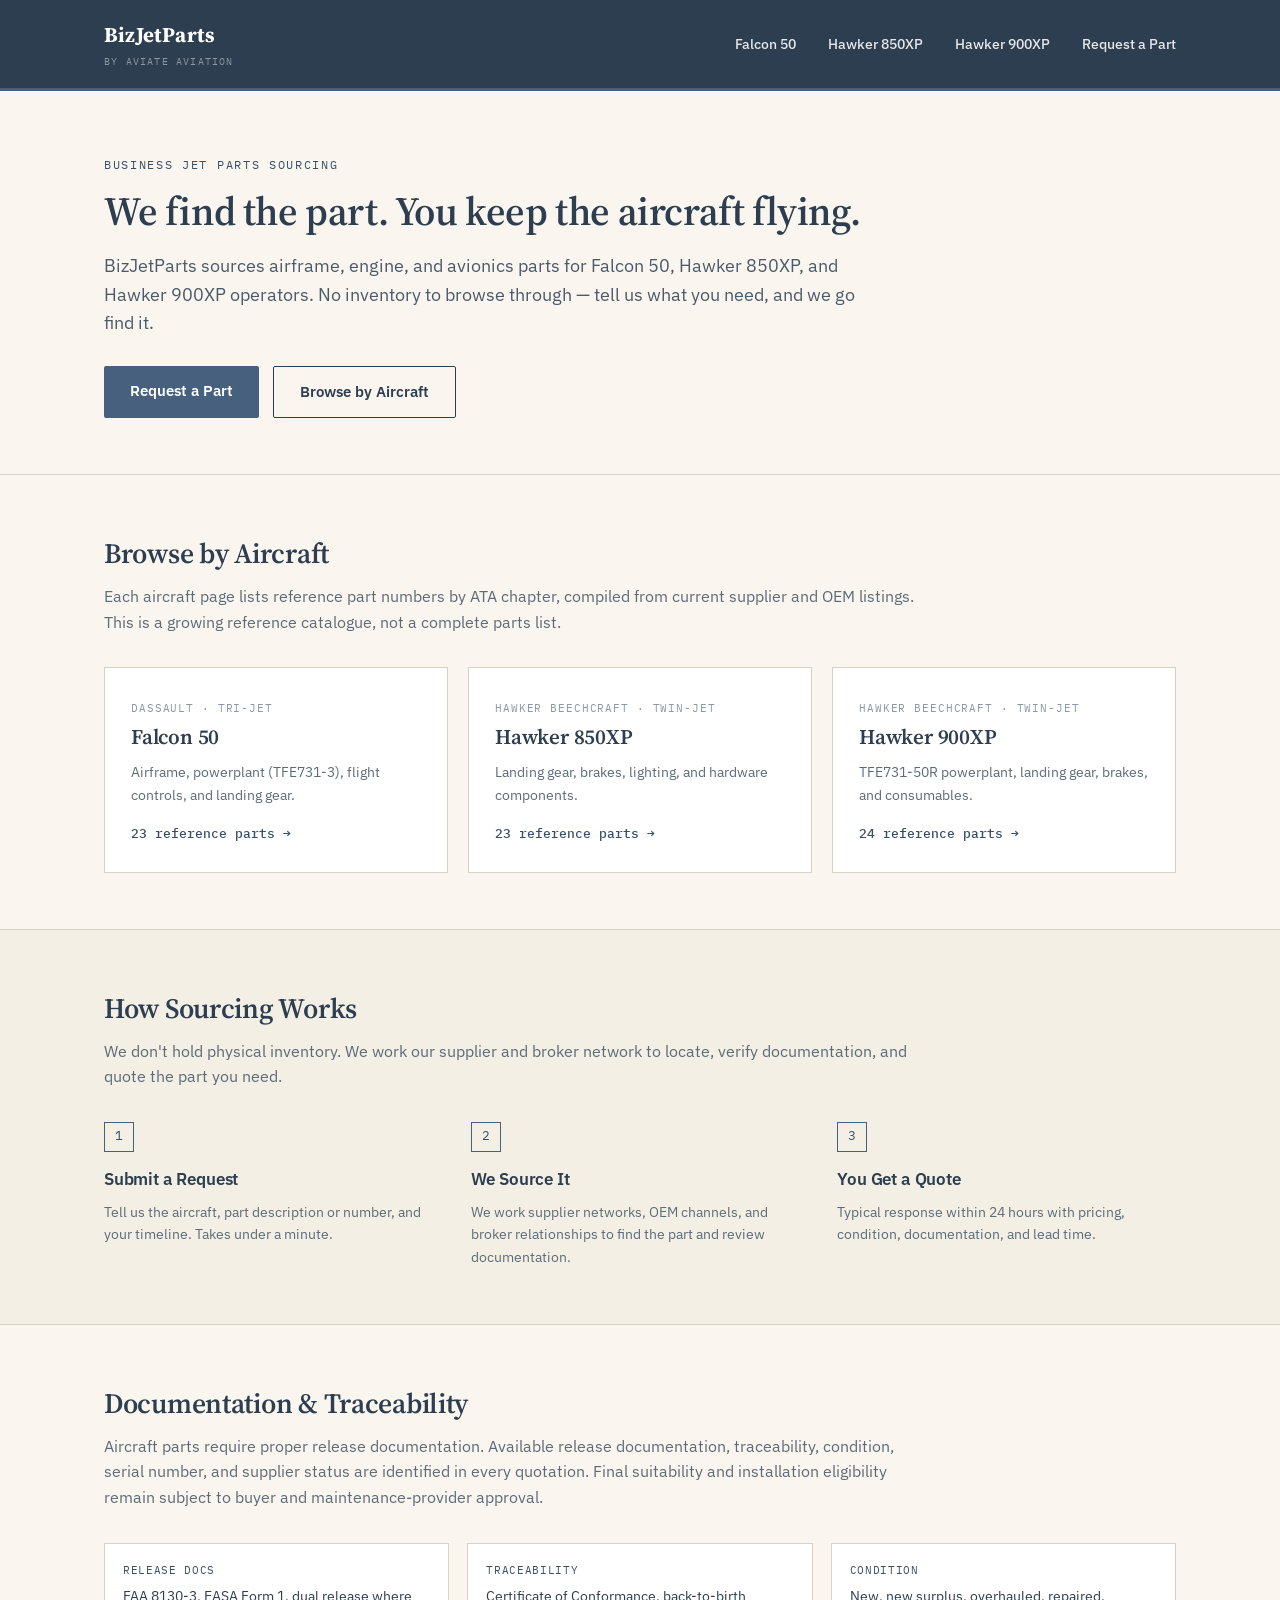
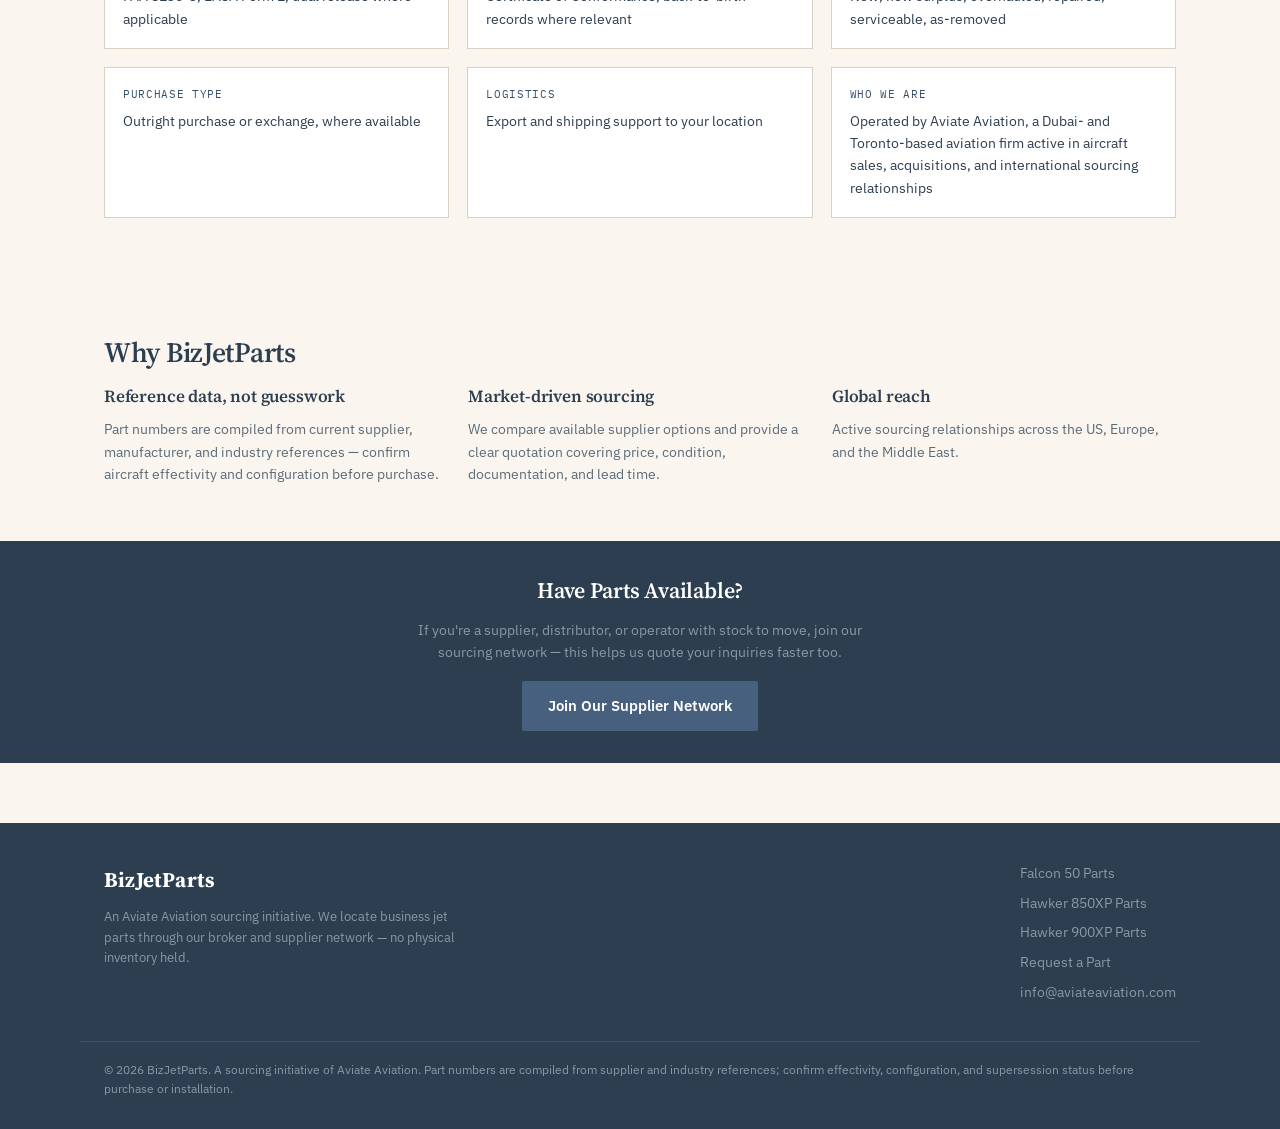
<file: index.html>
<!DOCTYPE html>
<html lang="en">
<head>
<meta charset="UTF-8">
<meta name="viewport" content="width=device-width, initial-scale=1.0">
<title>Business Jet Parts Sourcing | Falcon 50, Hawker 850XP & 900XP | BizJetParts</title>
<meta name="description" content="BizJetParts sources hard-to-find business jet parts — Falcon 50, Hawker 850XP and 900XP airframe, engine, and avionics components. Submit a part request and get a sourcing response within 24 hours.">
<link rel="canonical" href="https://www.bizjetparts.com/">
<link rel="preconnect" href="https://fonts.googleapis.com">
<link rel="preconnect" href="https://fonts.gstatic.com" crossorigin>
<link rel="stylesheet" href="https://fonts.googleapis.com/css2?family=Source+Serif+4:opsz,wght@8..60,400;8..60,600;8..60,700&family=IBM+Plex+Sans:wght@400;500;600&family=IBM+Plex+Mono:wght@400;500&display=swap">
<meta name="theme-color" content="#2C3E50">
<link rel="icon" href="data:image/svg+xml,%3Csvg xmlns='http://www.w3.org/2000/svg' viewBox='0 0 100 100'%3E%3Crect width='100' height='100' fill='%232C3E50'/%3E%3Ctext x='50' y='68' font-size='60' fill='%23FAF6EF' text-anchor='middle' font-family='Georgia,serif'%3EB%3C/text%3E%3C/svg%3E">
<link rel="stylesheet" href="css/style.css">

<meta property="og:title" content="BizJetParts — Business Jet Parts Sourcing">
<meta property="og:description" content="Sourcing hard-to-find parts for Falcon 50, Hawker 850XP and Hawker 900XP aircraft.">
<meta property="og:type" content="website">
<meta property="og:url" content="https://www.bizjetparts.com/">

<script type="application/ld+json">
{
  "@context": "https://schema.org",
  "@type": "Organization",
  "name": "BizJetParts",
  "url": "https://www.bizjetparts.com",
  "description": "Business jet parts sourcing brokerage specializing in Falcon 50, Hawker 850XP, and Hawker 900XP aircraft components.",
  "email": "info@aviateaviation.com",
  "areaServed": ["US", "EU", "AE"],
  "knowsAbout": ["Dassault Falcon 50 parts", "Hawker 850XP parts", "Hawker 900XP parts", "aircraft parts sourcing", "business jet components"]
}
</script>
<script type="application/ld+json">
{
  "@context": "https://schema.org",
  "@type": "WebSite",
  "name": "BizJetParts",
  "url": "https://www.bizjetparts.com",
  "potentialAction": {
    "@type": "SearchAction",
    "target": "https://www.bizjetparts.com/search?q={search_term_string}",
    "query-input": "required name=search_term_string"
  }
}
</script>
</head>
<body class="has-sticky-cta">

<header class="site-header">
  <div class="container">
    <a href="/" class="brand">BizJetParts<small>by Aviate Aviation</small></a>
    <nav class="main-nav">
      <a href="/falcon-50/">Falcon 50</a>
      <a href="/hawker-850xp/">Hawker 850XP</a>
      <a href="/hawker-900xp/">Hawker 900XP</a>
      <a href="/request/">Request a Part</a>
    </nav>
    <button class="hamburger-btn" onclick="toggleMobileMenu()" aria-label="Open menu">&#9776;</button>
  </div>
</header>
<div class="mobile-menu-overlay" id="mobileMenuOverlay" onclick="closeMobileMenu()"></div>
<div class="mobile-menu" id="mobileMenu">
  <button class="mobile-menu-close" onclick="closeMobileMenu()" aria-label="Close menu">&times;</button>
  <a href="/falcon-50/">Falcon 50</a>
  <a href="/hawker-850xp/">Hawker 850XP</a>
  <a href="/hawker-900xp/">Hawker 900XP</a>
  <a href="/request/" class="mobile-request-btn">Request a Part</a>
</div>

<main>
  <section class="hero">
    <div class="container">
      <span class="eyebrow">Business Jet Parts Sourcing</span>
      <h1>We find the part. You keep the aircraft flying.</h1>
      <p class="lede">BizJetParts sources airframe, engine, and avionics parts for Falcon 50, Hawker 850XP, and Hawker 900XP operators. No inventory to browse through — tell us what you need, and we go find it.</p>
      <div class="hero-actions">
        <a href="/request/" class="btn btn-primary">Request a Part</a>
        <a href="#aircraft" class="btn btn-secondary">Browse by Aircraft</a>
      </div>
    </div>
  </section>

  <section class="section" id="aircraft">
    <div class="container">
      <h2>Browse by Aircraft</h2>
      <p class="section-sub">Each aircraft page lists reference part numbers by ATA chapter, compiled from current supplier and OEM listings. This is a growing reference catalogue, not a complete parts list.</p>
      <div class="aircraft-grid">
        <a href="/falcon-50/" class="aircraft-card">
          <span class="plate">Dassault · Tri-Jet</span>
          <h3>Falcon 50</h3>
          <p>Airframe, powerplant (TFE731-3), flight controls, and landing gear.</p>
          <span class="count">23 reference parts →</span>
        </a>
        <a href="/hawker-850xp/" class="aircraft-card">
          <span class="plate">Hawker Beechcraft · Twin-Jet</span>
          <h3>Hawker 850XP</h3>
          <p>Landing gear, brakes, lighting, and hardware components.</p>
          <span class="count">23 reference parts →</span>
        </a>
        <a href="/hawker-900xp/" class="aircraft-card">
          <span class="plate">Hawker Beechcraft · Twin-Jet</span>
          <h3>Hawker 900XP</h3>
          <p>TFE731-50R powerplant, landing gear, brakes, and consumables.</p>
          <span class="count">24 reference parts →</span>
        </a>
      </div>
    </div>
  </section>

  <section class="section" style="background:#F3EFE4; border-top:1px solid var(--rule); border-bottom:1px solid var(--rule);">
    <div class="container">
      <h2>How Sourcing Works</h2>
      <p class="section-sub">We don't hold physical inventory. We work our supplier and broker network to locate, verify documentation, and quote the part you need.</p>
      <div class="steps">
        <div class="step">
          <div class="num">1</div>
          <h3>Submit a Request</h3>
          <p>Tell us the aircraft, part description or number, and your timeline. Takes under a minute.</p>
        </div>
        <div class="step">
          <div class="num">2</div>
          <h3>We Source It</h3>
          <p>We work supplier networks, OEM channels, and broker relationships to find the part and review documentation.</p>
        </div>
        <div class="step">
          <div class="num">3</div>
          <h3>You Get a Quote</h3>
          <p>Typical response within 24 hours with pricing, condition, documentation, and lead time.</p>
        </div>
      </div>
    </div>
  </section>

  <section class="section">
    <div class="container">
      <h2>Documentation & Traceability</h2>
      <p class="section-sub">Aircraft parts require proper release documentation. Available release documentation, traceability, condition, serial number, and supplier status are identified in every quotation. Final suitability and installation eligibility remain subject to buyer and maintenance-provider approval.</p>
      <div class="trust-grid">
        <div class="trust-item"><span class="trust-label">Release Docs</span>FAA 8130-3, EASA Form 1, dual release where applicable</div>
        <div class="trust-item"><span class="trust-label">Traceability</span>Certificate of Conformance, back-to-birth records where relevant</div>
        <div class="trust-item"><span class="trust-label">Condition</span>New, new surplus, overhauled, repaired, serviceable, as-removed</div>
        <div class="trust-item"><span class="trust-label">Purchase Type</span>Outright purchase or exchange, where available</div>
        <div class="trust-item"><span class="trust-label">Logistics</span>Export and shipping support to your location</div>
        <div class="trust-item"><span class="trust-label">Who We Are</span>Operated by Aviate Aviation, a Dubai- and Toronto-based aviation firm active in aircraft sales, acquisitions, and international sourcing relationships</div>
      </div>
    </div>
  </section>

  <section class="section">
    <div class="container">
      <h2>Why BizJetParts</h2>
      <div class="aircraft-grid">
        <div>
          <h3 style="font-size:17px; margin-bottom:8px;">Reference data, not guesswork</h3>
          <p style="font-size:14px; color:#5c6b78;">Part numbers are compiled from current supplier, manufacturer, and industry references — confirm aircraft effectivity and configuration before purchase.</p>
        </div>
        <div>
          <h3 style="font-size:17px; margin-bottom:8px;">Market-driven sourcing</h3>
          <p style="font-size:14px; color:#5c6b78;">We compare available supplier options and provide a clear quotation covering price, condition, documentation, and lead time.</p>
        </div>
        <div>
          <h3 style="font-size:17px; margin-bottom:8px;">Global reach</h3>
          <p style="font-size:14px; color:#5c6b78;">Active sourcing relationships across the US, Europe, and the Middle East.</p>
        </div>
      </div>
    </div>
  </section>

  <section class="supplier-cta">
    <div class="container">
      <h2>Have Parts Available?</h2>
      <p>If you're a supplier, distributor, or operator with stock to move, join our sourcing network — this helps us quote your inquiries faster too.</p>
      <a href="/request/?intent=supplier" class="btn btn-primary" style="background:var(--slate);">Join Our Supplier Network</a>
    </div>
  </section>
</main>

<div class="sticky-mobile-cta"><a href="/request/">Request a Part</a></div>

<footer class="site-footer">
  <div class="container foot-grid">
    <div class="brand-block">
      <a href="/" class="brand">BizJetParts</a>
      <p>An Aviate Aviation sourcing initiative. We locate business jet parts through our broker and supplier network — no physical inventory held.</p>
    </div>
    <div class="foot-links">
      <a href="/falcon-50/">Falcon 50 Parts</a>
      <a href="/hawker-850xp/">Hawker 850XP Parts</a>
      <a href="/hawker-900xp/">Hawker 900XP Parts</a>
      <a href="/request/">Request a Part</a>
      <a href="mailto:info@aviateaviation.com">info@aviateaviation.com</a>
    </div>
  </div>
  <div class="container copyright">© 2026 BizJetParts. A sourcing initiative of Aviate Aviation. Part numbers are compiled from supplier and industry references; confirm effectivity, configuration, and supersession status before purchase or installation.</div>
</footer>

<script>
function toggleMobileMenu(){document.getElementById('mobileMenu').classList.add('open');document.getElementById('mobileMenuOverlay').classList.add('open');document.body.style.overflow='hidden';}
function closeMobileMenu(){document.getElementById('mobileMenu').classList.remove('open');document.getElementById('mobileMenuOverlay').classList.remove('open');document.body.style.overflow='';}
document.addEventListener('keydown',function(e){if(e.key==='Escape')closeMobileMenu();});
</script>

</body>
</html>
</file>
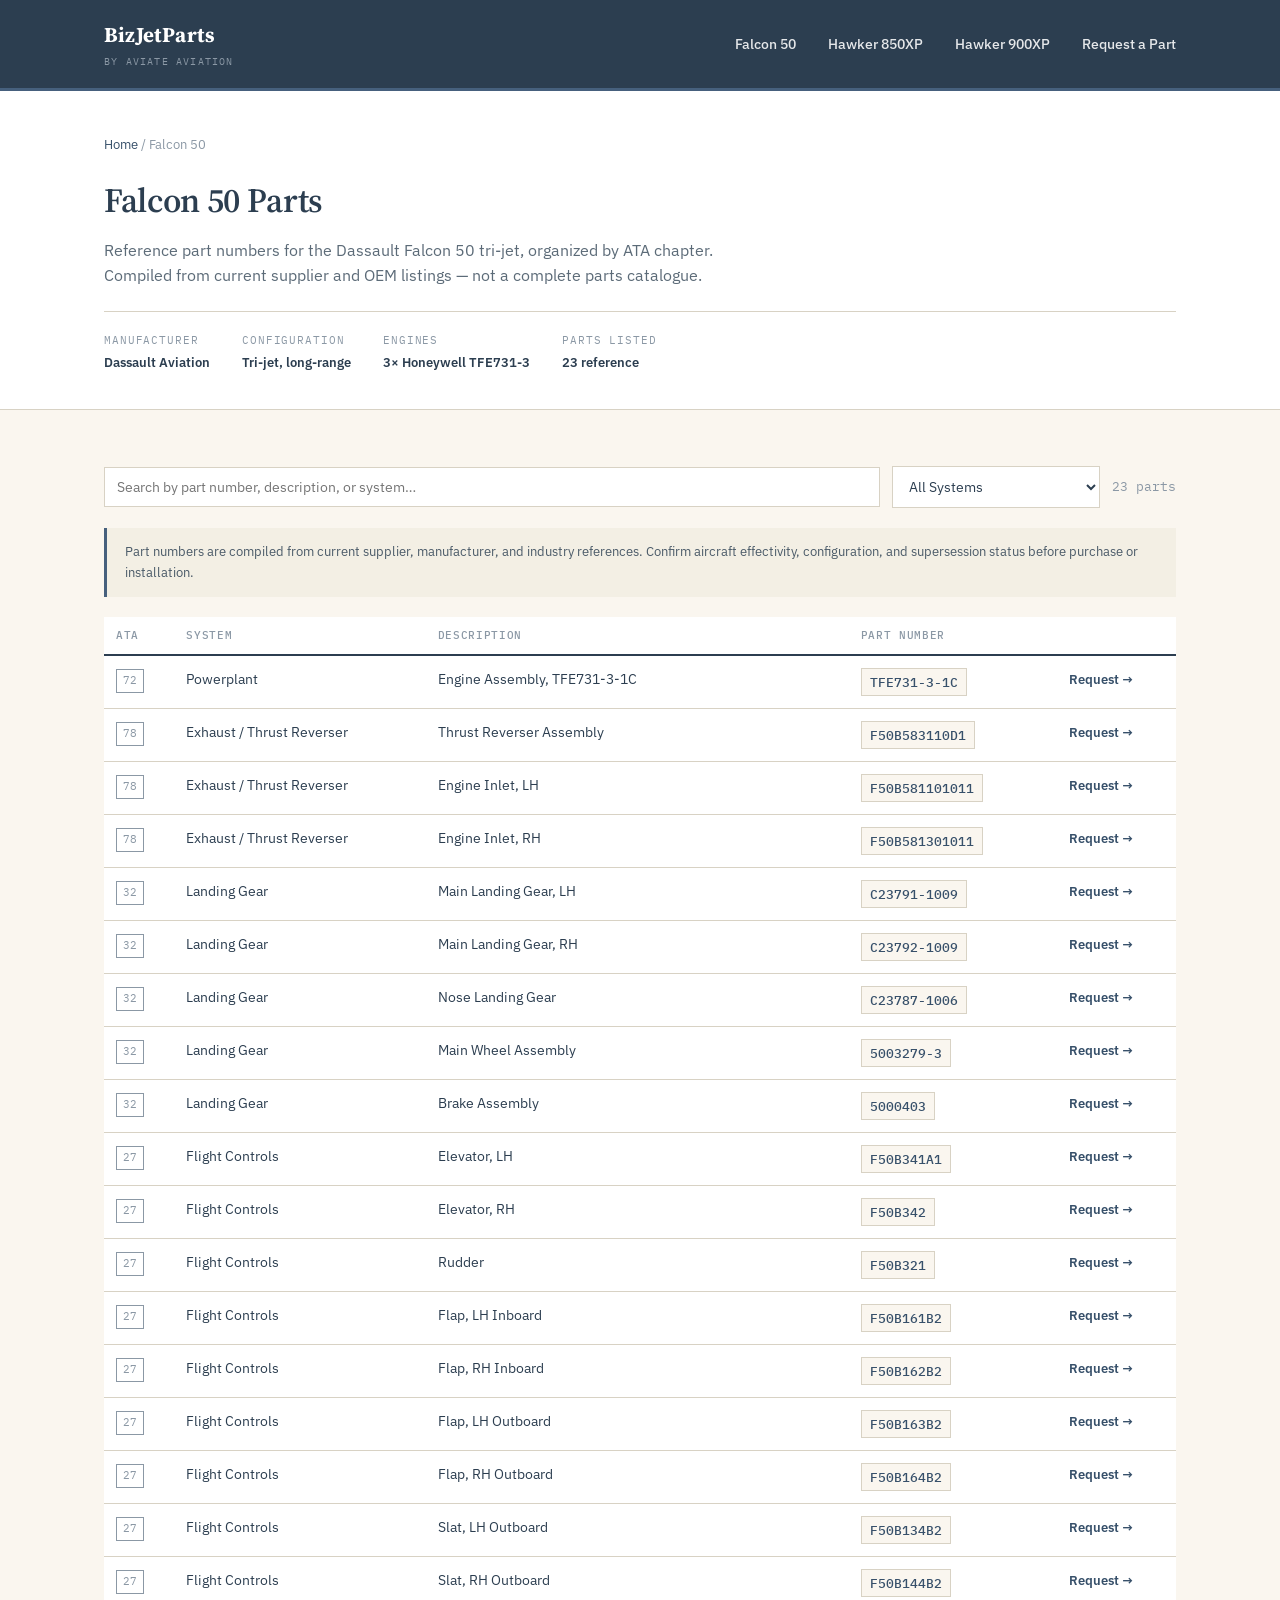
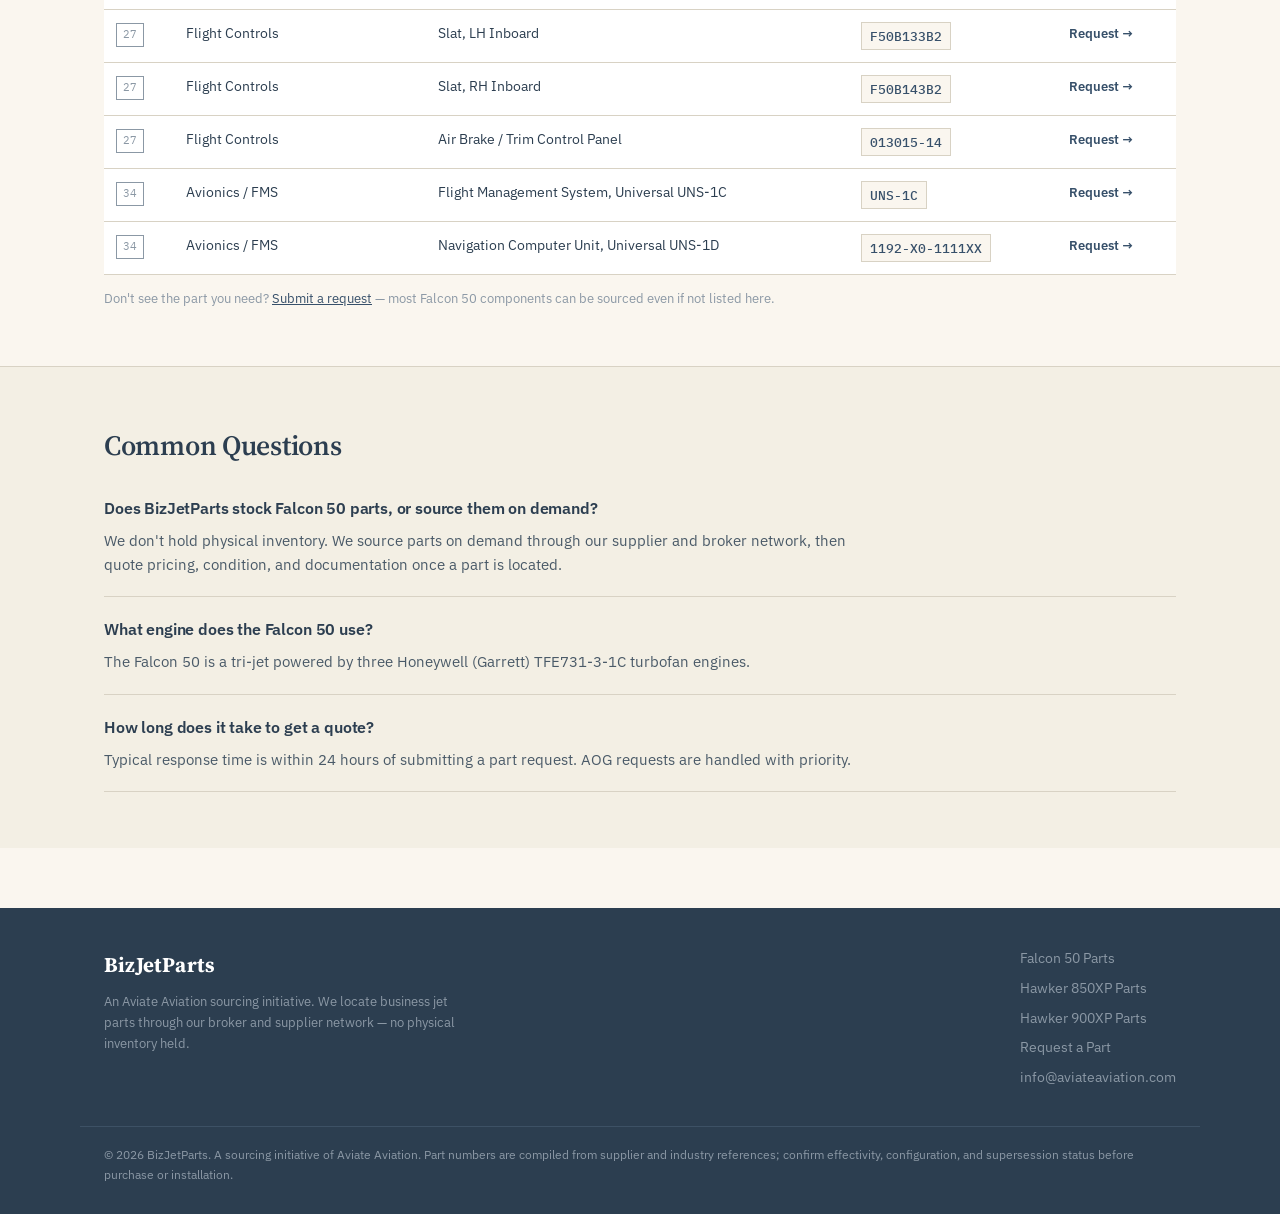
<file: falcon-50/index.html>
<!DOCTYPE html>
<html lang="en">
<head>
<meta charset="UTF-8">
<meta name="viewport" content="width=device-width, initial-scale=1.0">
<title>Falcon 50 Parts | Reference Part Numbers by ATA Chapter | BizJetParts</title>
<meta name="description" content="Dassault Falcon 50 parts sourcing — reference part numbers for TFE731-3 engines, landing gear, flight controls, and flap/slat assemblies. Submit a request and get a quote within 24 hours.">
<link rel="canonical" href="https://www.bizjetparts.com/falcon-50/">
<link rel="preconnect" href="https://fonts.googleapis.com">
<link rel="preconnect" href="https://fonts.gstatic.com" crossorigin>
<link rel="stylesheet" href="https://fonts.googleapis.com/css2?family=Source+Serif+4:opsz,wght@8..60,400;8..60,600;8..60,700&family=IBM+Plex+Sans:wght@400;500;600&family=IBM+Plex+Mono:wght@400;500&display=swap">
<meta name="theme-color" content="#2C3E50">
<link rel="icon" href="data:image/svg+xml,%3Csvg xmlns='http://www.w3.org/2000/svg' viewBox='0 0 100 100'%3E%3Crect width='100' height='100' fill='%232C3E50'/%3E%3Ctext x='50' y='68' font-size='60' fill='%23FAF6EF' text-anchor='middle' font-family='Georgia,serif'%3EB%3C/text%3E%3C/svg%3E">
<link rel="stylesheet" href="../css/style.css">

<meta property="og:title" content="Falcon 50 Parts | BizJetParts">
<meta property="og:description" content="Reference Dassault Falcon 50 part numbers by ATA chapter — engine, landing gear, and flight control components.">
<meta property="og:type" content="website">

<script type="application/ld+json">
{
  "@context": "https://schema.org",
  "@type": "BreadcrumbList",
  "itemListElement": [
    {"@type":"ListItem","position":1,"name":"Home","item":"https://www.bizjetparts.com/"},
    {"@type":"ListItem","position":2,"name":"Falcon 50 Parts","item":"https://www.bizjetparts.com/falcon-50/"}
  ]
}
</script>

<script type="application/ld+json">
{
  "@context": "https://schema.org",
  "@type": "ItemList",
  "name": "Dassault Falcon 50 Reference Parts",
  "itemListElement": [
    {"@type":"Product","position":1,"name":"Engine Assembly, TFE731-3-1C","sku":"TFE731-3-1C","category":"Powerplant","brand":"Honeywell","isAccessoryOrSparePartFor":"Dassault Falcon 50"},
    {"@type":"Product","position":2,"name":"Thrust Reverser Assembly","sku":"F50B583110D1","category":"Exhaust / Thrust Reverser","isAccessoryOrSparePartFor":"Dassault Falcon 50"},
    {"@type":"Product","position":3,"name":"Main Landing Gear, LH","sku":"C23791-1009","category":"Landing Gear","isAccessoryOrSparePartFor":"Dassault Falcon 50"},
    {"@type":"Product","position":4,"name":"Elevator, LH","sku":"F50B341A1","category":"Flight Controls","isAccessoryOrSparePartFor":"Dassault Falcon 50"},
    {"@type":"Product","position":5,"name":"Flight Management System, Universal UNS-1C","sku":"UNS-1C","category":"Avionics / FMS","brand":"Universal Avionics","isAccessoryOrSparePartFor":"Dassault Falcon 50"}
  ]
}
</script>

<script type="application/ld+json">
{
  "@context": "https://schema.org",
  "@type": "FAQPage",
  "mainEntity": [
    {
      "@type": "Question",
      "name": "Does BizJetParts stock Falcon 50 parts, or source them on demand?",
      "acceptedAnswer": {"@type": "Answer", "text": "BizJetParts does not hold physical inventory. We source Falcon 50 parts on demand through our supplier and broker network, then quote pricing, condition, and documentation once a part is located."}
    },
    {
      "@type": "Question",
      "name": "What engine does the Falcon 50 use?",
      "acceptedAnswer": {"@type": "Answer", "text": "The Falcon 50 is a tri-jet powered by three Honeywell (Garrett) TFE731-3-1C turbofan engines."}
    },
    {
      "@type": "Question",
      "name": "How long does it take to get a quote on a Falcon 50 part?",
      "acceptedAnswer": {"@type": "Answer", "text": "Typical response time is within 24 hours of submitting a part request. AOG requests are handled with priority."}
    }
  ]
}
</script>
</head>
<body class="has-sticky-cta">

<header class="site-header">
  <div class="container">
    <a href="/" class="brand">BizJetParts<small>by Aviate Aviation</small></a>
    <nav class="main-nav">
      <a href="/falcon-50/">Falcon 50</a>
      <a href="/hawker-850xp/">Hawker 850XP</a>
      <a href="/hawker-900xp/">Hawker 900XP</a>
      <a href="/request/">Request a Part</a>
    </nav>
    <button class="hamburger-btn" onclick="toggleMobileMenu()" aria-label="Open menu">&#9776;</button>
  </div>
</header>
<div class="mobile-menu-overlay" id="mobileMenuOverlay" onclick="closeMobileMenu()"></div>
<div class="mobile-menu" id="mobileMenu">
  <button class="mobile-menu-close" onclick="closeMobileMenu()" aria-label="Close menu">&times;</button>
  <a href="/falcon-50/">Falcon 50</a>
  <a href="/hawker-850xp/">Hawker 850XP</a>
  <a href="/hawker-900xp/">Hawker 900XP</a>
  <a href="/request/" class="mobile-request-btn">Request a Part</a>
</div>

<main>
  <section class="aircraft-hero">
    <div class="container">
      <div class="breadcrumb"><a href="/">Home</a> / Falcon 50</div>
      <h1>Falcon 50 Parts</h1>
      <p class="tagline">Reference part numbers for the Dassault Falcon 50 tri-jet, organized by ATA chapter. Compiled from current supplier and OEM listings — not a complete parts catalogue.</p>
      <div class="spec-strip">
        <div><div class="label">Manufacturer</div><div class="value">Dassault Aviation</div></div>
        <div><div class="label">Configuration</div><div class="value">Tri-jet, long-range</div></div>
        <div><div class="label">Engines</div><div class="value">3× Honeywell TFE731-3</div></div>
        <div><div class="label">Parts Listed</div><div class="value">23 reference</div></div>
      </div>
    </div>
  </section>

  <section class="section">
    <div class="container">
      <div class="parts-toolbar">
        <input type="text" id="partSearch" placeholder="Search by part number, description, or system…" onkeyup="filterParts()">
        <select id="systemFilter" onchange="filterParts()">
          <option value="">All Systems</option>
          <option value="Powerplant">Powerplant</option>
          <option value="Exhaust / Thrust Reverser">Exhaust / Thrust Reverser</option>
          <option value="Landing Gear">Landing Gear</option>
          <option value="Flight Controls">Flight Controls</option>
          <option value="Avionics / FMS">Avionics / FMS</option>
        </select>
        <span class="parts-count" id="partsCount">23 parts</span>
      </div>

      <div class="disclaimer-box">Part numbers are compiled from current supplier, manufacturer, and industry references. Confirm aircraft effectivity, configuration, and supersession status before purchase or installation.</div>

      <div class="table-scroll">
      <table class="parts-table" id="partsTable">
        <thead>
          <tr><th>ATA</th><th>System</th><th>Description</th><th>Part Number</th><th></th></tr>
        </thead>
        <tbody>
          <tr data-system="Powerplant"><td><span class="ata-badge">72</span></td><td>Powerplant</td><td>Engine Assembly, TFE731-3-1C</td><td><span class="pn-tag">TFE731-3-1C</span></td><td><a class="req-link" href="/request/?part=TFE731-3-1C&ac=falcon-50" aria-label="Request part TFE731-3-1C, Engine Assembly">Request →</a></td></tr>
          <tr data-system="Exhaust / Thrust Reverser"><td><span class="ata-badge">78</span></td><td>Exhaust / Thrust Reverser</td><td>Thrust Reverser Assembly</td><td><span class="pn-tag">F50B583110D1</span></td><td><a class="req-link" href="/request/?part=F50B583110D1&ac=falcon-50" aria-label="Request part F50B583110D1, Thrust Reverser Assembly">Request →</a></td></tr>
          <tr data-system="Exhaust / Thrust Reverser"><td><span class="ata-badge">78</span></td><td>Exhaust / Thrust Reverser</td><td>Engine Inlet, LH</td><td><span class="pn-tag">F50B581101011</span></td><td><a class="req-link" href="/request/?part=F50B581101011&ac=falcon-50" aria-label="Request part F50B581101011, Engine Inlet LH">Request →</a></td></tr>
          <tr data-system="Exhaust / Thrust Reverser"><td><span class="ata-badge">78</span></td><td>Exhaust / Thrust Reverser</td><td>Engine Inlet, RH</td><td><span class="pn-tag">F50B581301011</span></td><td><a class="req-link" href="/request/?part=F50B581301011&ac=falcon-50" aria-label="Request part F50B581301011, Engine Inlet RH">Request →</a></td></tr>
          <tr data-system="Landing Gear"><td><span class="ata-badge">32</span></td><td>Landing Gear</td><td>Main Landing Gear, LH</td><td><span class="pn-tag">C23791-1009</span></td><td><a class="req-link" href="/request/?part=C23791-1009&ac=falcon-50" aria-label="Request part C23791-1009, Main Landing Gear LH">Request →</a></td></tr>
          <tr data-system="Landing Gear"><td><span class="ata-badge">32</span></td><td>Landing Gear</td><td>Main Landing Gear, RH</td><td><span class="pn-tag">C23792-1009</span></td><td><a class="req-link" href="/request/?part=C23792-1009&ac=falcon-50" aria-label="Request part C23792-1009, Main Landing Gear RH">Request →</a></td></tr>
          <tr data-system="Landing Gear"><td><span class="ata-badge">32</span></td><td>Landing Gear</td><td>Nose Landing Gear</td><td><span class="pn-tag">C23787-1006</span></td><td><a class="req-link" href="/request/?part=C23787-1006&ac=falcon-50" aria-label="Request part C23787-1006, Nose Landing Gear">Request →</a></td></tr>
          <tr data-system="Landing Gear"><td><span class="ata-badge">32</span></td><td>Landing Gear</td><td>Main Wheel Assembly</td><td><span class="pn-tag">5003279-3</span></td><td><a class="req-link" href="/request/?part=5003279-3&ac=falcon-50" aria-label="Request part 5003279-3, Main Wheel Assembly">Request →</a></td></tr>
          <tr data-system="Landing Gear"><td><span class="ata-badge">32</span></td><td>Landing Gear</td><td>Brake Assembly</td><td><span class="pn-tag">5000403</span></td><td><a class="req-link" href="/request/?part=5000403&ac=falcon-50" aria-label="Request part 5000403, Brake Assembly">Request →</a></td></tr>
          <tr data-system="Flight Controls"><td><span class="ata-badge">27</span></td><td>Flight Controls</td><td>Elevator, LH</td><td><span class="pn-tag">F50B341A1</span></td><td><a class="req-link" href="/request/?part=F50B341A1&ac=falcon-50" aria-label="Request part F50B341A1, Elevator LH">Request →</a></td></tr>
          <tr data-system="Flight Controls"><td><span class="ata-badge">27</span></td><td>Flight Controls</td><td>Elevator, RH</td><td><span class="pn-tag">F50B342</span></td><td><a class="req-link" href="/request/?part=F50B342&ac=falcon-50" aria-label="Request part F50B342, Elevator RH">Request →</a></td></tr>
          <tr data-system="Flight Controls"><td><span class="ata-badge">27</span></td><td>Flight Controls</td><td>Rudder</td><td><span class="pn-tag">F50B321</span></td><td><a class="req-link" href="/request/?part=F50B321&ac=falcon-50" aria-label="Request part F50B321, Rudder">Request →</a></td></tr>
          <tr data-system="Flight Controls"><td><span class="ata-badge">27</span></td><td>Flight Controls</td><td>Flap, LH Inboard</td><td><span class="pn-tag">F50B161B2</span></td><td><a class="req-link" href="/request/?part=F50B161B2&ac=falcon-50" aria-label="Request part F50B161B2, Flap LH Inboard">Request →</a></td></tr>
          <tr data-system="Flight Controls"><td><span class="ata-badge">27</span></td><td>Flight Controls</td><td>Flap, RH Inboard</td><td><span class="pn-tag">F50B162B2</span></td><td><a class="req-link" href="/request/?part=F50B162B2&ac=falcon-50" aria-label="Request part F50B162B2, Flap RH Inboard">Request →</a></td></tr>
          <tr data-system="Flight Controls"><td><span class="ata-badge">27</span></td><td>Flight Controls</td><td>Flap, LH Outboard</td><td><span class="pn-tag">F50B163B2</span></td><td><a class="req-link" href="/request/?part=F50B163B2&ac=falcon-50" aria-label="Request part F50B163B2, Flap LH Outboard">Request →</a></td></tr>
          <tr data-system="Flight Controls"><td><span class="ata-badge">27</span></td><td>Flight Controls</td><td>Flap, RH Outboard</td><td><span class="pn-tag">F50B164B2</span></td><td><a class="req-link" href="/request/?part=F50B164B2&ac=falcon-50" aria-label="Request part F50B164B2, Flap RH Outboard">Request →</a></td></tr>
          <tr data-system="Flight Controls"><td><span class="ata-badge">27</span></td><td>Flight Controls</td><td>Slat, LH Outboard</td><td><span class="pn-tag">F50B134B2</span></td><td><a class="req-link" href="/request/?part=F50B134B2&ac=falcon-50" aria-label="Request part F50B134B2, Slat LH Outboard">Request →</a></td></tr>
          <tr data-system="Flight Controls"><td><span class="ata-badge">27</span></td><td>Flight Controls</td><td>Slat, RH Outboard</td><td><span class="pn-tag">F50B144B2</span></td><td><a class="req-link" href="/request/?part=F50B144B2&ac=falcon-50" aria-label="Request part F50B144B2, Slat RH Outboard">Request →</a></td></tr>
          <tr data-system="Flight Controls"><td><span class="ata-badge">27</span></td><td>Flight Controls</td><td>Slat, LH Inboard</td><td><span class="pn-tag">F50B133B2</span></td><td><a class="req-link" href="/request/?part=F50B133B2&ac=falcon-50" aria-label="Request part F50B133B2, Slat LH Inboard">Request →</a></td></tr>
          <tr data-system="Flight Controls"><td><span class="ata-badge">27</span></td><td>Flight Controls</td><td>Slat, RH Inboard</td><td><span class="pn-tag">F50B143B2</span></td><td><a class="req-link" href="/request/?part=F50B143B2&ac=falcon-50" aria-label="Request part F50B143B2, Slat RH Inboard">Request →</a></td></tr>
          <tr data-system="Flight Controls"><td><span class="ata-badge">27</span></td><td>Flight Controls</td><td>Air Brake / Trim Control Panel</td><td><span class="pn-tag">013015-14</span></td><td><a class="req-link" href="/request/?part=013015-14&ac=falcon-50" aria-label="Request part 013015-14, Air Brake Trim Control Panel">Request →</a></td></tr>
          <tr data-system="Avionics / FMS"><td><span class="ata-badge">34</span></td><td>Avionics / FMS</td><td>Flight Management System, Universal UNS-1C</td><td><span class="pn-tag">UNS-1C</span></td><td><a class="req-link" href="/request/?part=UNS-1C&ac=falcon-50" aria-label="Request part UNS-1C, Flight Management System">Request →</a></td></tr>
          <tr data-system="Avionics / FMS"><td><span class="ata-badge">34</span></td><td>Avionics / FMS</td><td>Navigation Computer Unit, Universal UNS-1D</td><td><span class="pn-tag">1192-X0-1111XX</span></td><td><a class="req-link" href="/request/?part=1192-X0-1111XX&ac=falcon-50" aria-label="Request part 1192-X0-1111XX, Navigation Computer Unit">Request →</a></td></tr>
        </tbody>
      </table>
      </div>
      <p style="font-size:13px; color:var(--steel); margin-top:14px;">Don't see the part you need? <a href="/request/?ac=falcon-50">Submit a request</a> — most Falcon 50 components can be sourced even if not listed here.</p>
    </div>
  </section>

  <section class="section" style="background:#F3EFE4; border-top:1px solid var(--rule);">
    <div class="container">
      <h2>Common Questions</h2>
      <div class="faq-item">
        <h3>Does BizJetParts stock Falcon 50 parts, or source them on demand?</h3>
        <p>We don't hold physical inventory. We source parts on demand through our supplier and broker network, then quote pricing, condition, and documentation once a part is located.</p>
      </div>
      <div class="faq-item">
        <h3>What engine does the Falcon 50 use?</h3>
        <p>The Falcon 50 is a tri-jet powered by three Honeywell (Garrett) TFE731-3-1C turbofan engines.</p>
      </div>
      <div class="faq-item">
        <h3>How long does it take to get a quote?</h3>
        <p>Typical response time is within 24 hours of submitting a part request. AOG requests are handled with priority.</p>
      </div>
    </div>
  </section>
</main>

<div class="sticky-mobile-cta"><a href="/request/?ac=falcon-50">Request a Part</a></div>

<footer class="site-footer">
  <div class="container foot-grid">
    <div class="brand-block">
      <a href="/" class="brand">BizJetParts</a>
      <p>An Aviate Aviation sourcing initiative. We locate business jet parts through our broker and supplier network — no physical inventory held.</p>
    </div>
    <div class="foot-links">
      <a href="/falcon-50/">Falcon 50 Parts</a>
      <a href="/hawker-850xp/">Hawker 850XP Parts</a>
      <a href="/hawker-900xp/">Hawker 900XP Parts</a>
      <a href="/request/">Request a Part</a>
      <a href="mailto:info@aviateaviation.com">info@aviateaviation.com</a>
    </div>
  </div>
  <div class="container copyright">© 2026 BizJetParts. A sourcing initiative of Aviate Aviation. Part numbers are compiled from supplier and industry references; confirm effectivity, configuration, and supersession status before purchase or installation.</div>
</footer>

<script>
function filterParts() {
  const q = document.getElementById('partSearch').value.toLowerCase();
  const sys = document.getElementById('systemFilter').value;
  const rows = document.querySelectorAll('#partsTable tbody tr');
  let visible = 0;
  rows.forEach(r => {
    const text = r.textContent.toLowerCase();
    const matchesText = text.includes(q);
    const matchesSys = !sys || r.dataset.system === sys;
    const show = matchesText && matchesSys;
    r.style.display = show ? '' : 'none';
    if (show) visible++;
  });
  document.getElementById('partsCount').textContent = visible + ' parts';
}
function toggleMobileMenu(){document.getElementById('mobileMenu').classList.add('open');document.getElementById('mobileMenuOverlay').classList.add('open');document.body.style.overflow='hidden';}
function closeMobileMenu(){document.getElementById('mobileMenu').classList.remove('open');document.getElementById('mobileMenuOverlay').classList.remove('open');document.body.style.overflow='';}
document.addEventListener('keydown',function(e){if(e.key==='Escape')closeMobileMenu();});
</script>

</body>
</html>
</file>
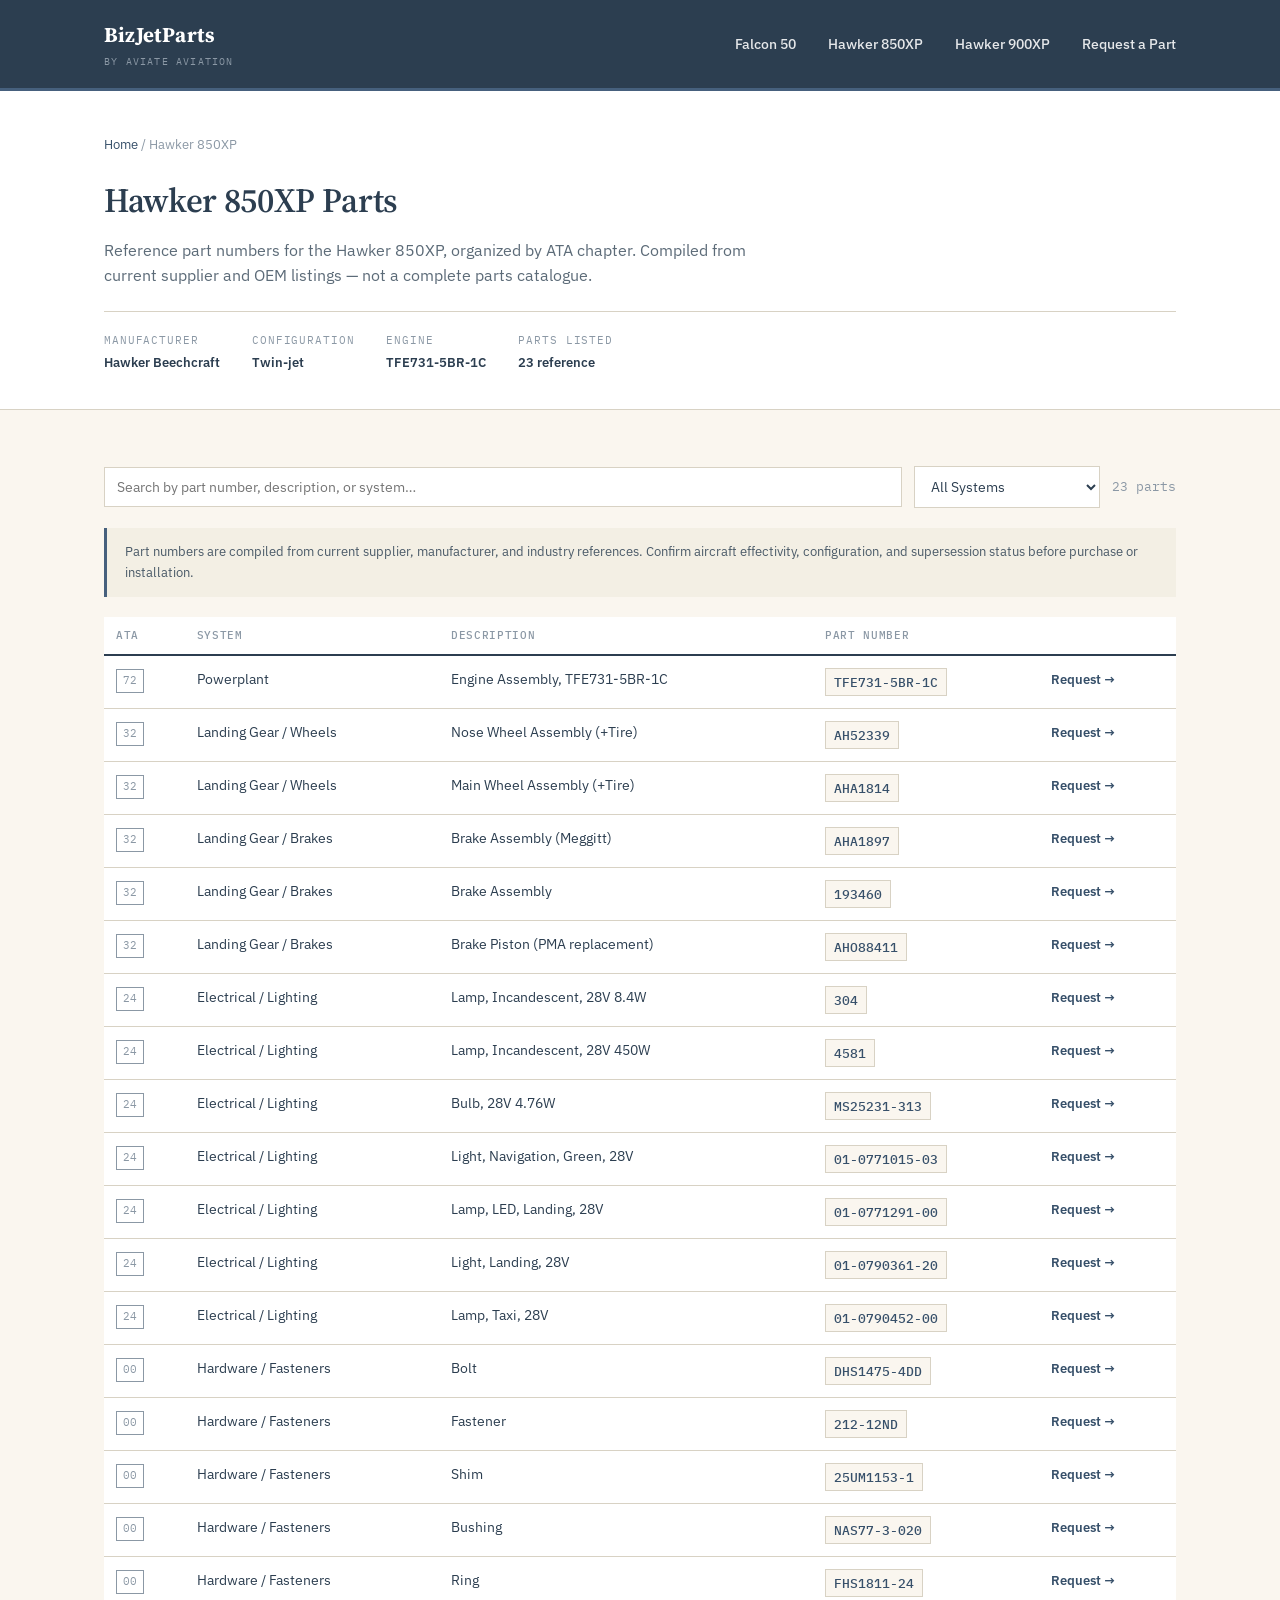
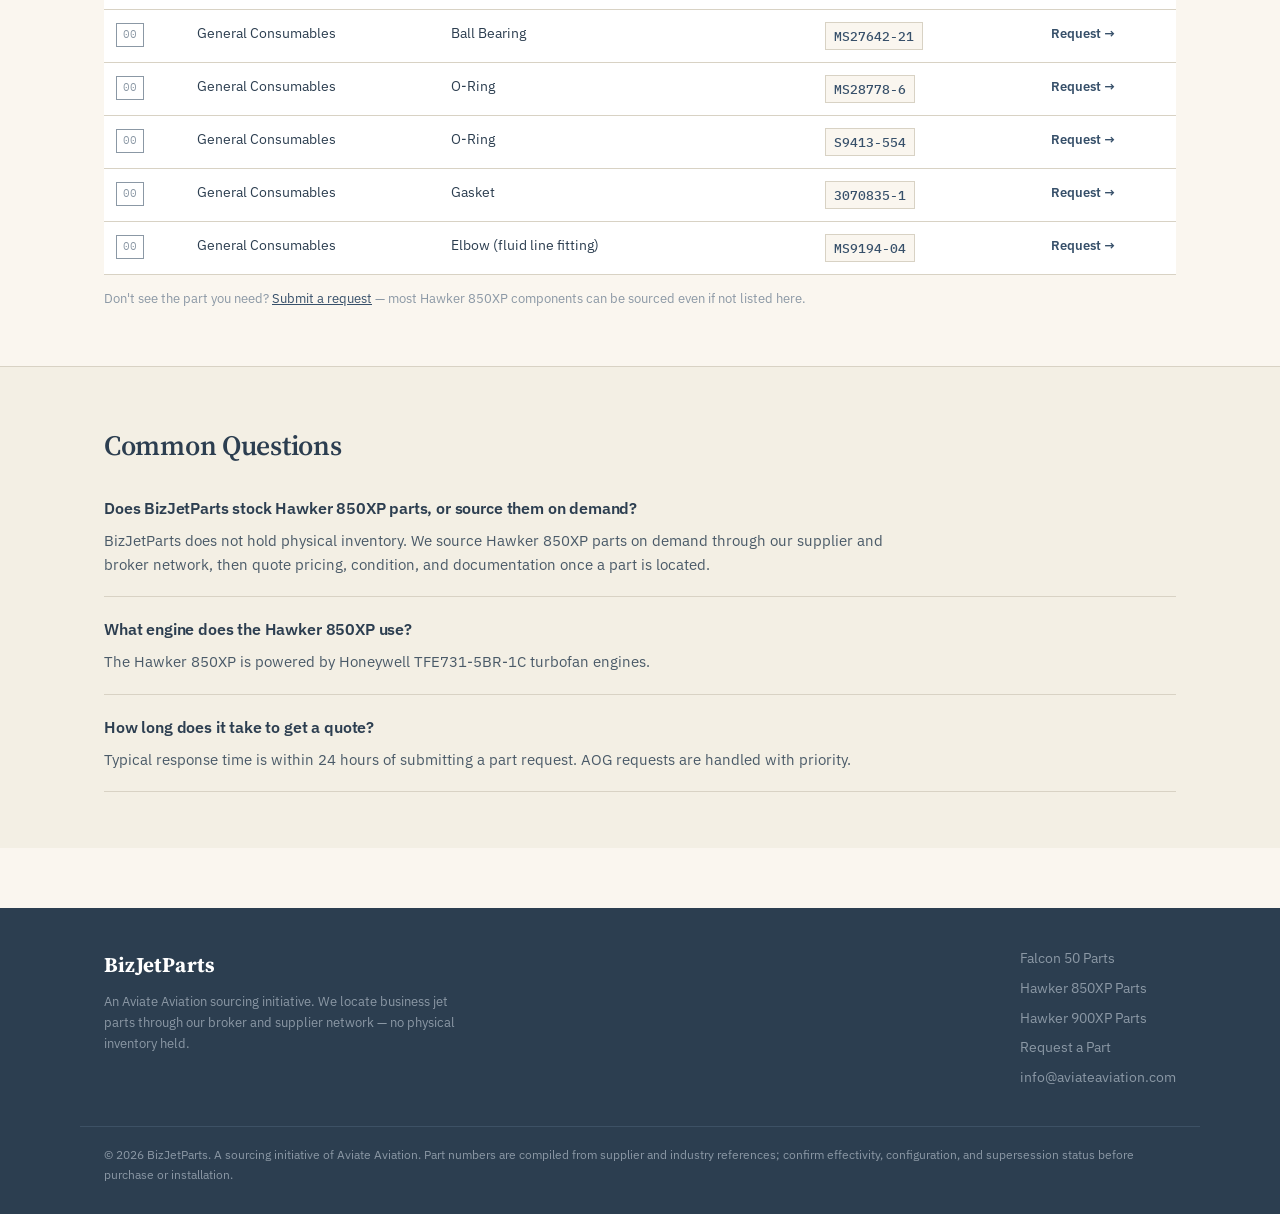
<file: hawker-850xp/index.html>
<!DOCTYPE html>
<html lang="en">
<head>
<meta charset="UTF-8">
<meta name="viewport" content="width=device-width, initial-scale=1.0">
<title>Hawker 850XP Parts | Reference Part Numbers by ATA Chapter | BizJetParts</title>
<meta name="description" content="Hawker 850XP parts sourcing — reference part numbers for powerplant, landing gear, lighting, and hardware. Submit a request and get a quote within 24 hours.">
<link rel="canonical" href="https://www.bizjetparts.com/hawker-850xp/">
<link rel="preconnect" href="https://fonts.googleapis.com">
<link rel="preconnect" href="https://fonts.gstatic.com" crossorigin>
<link rel="stylesheet" href="https://fonts.googleapis.com/css2?family=Source+Serif+4:opsz,wght@8..60,400;8..60,600;8..60,700&family=IBM+Plex+Sans:wght@400;500;600&family=IBM+Plex+Mono:wght@400;500&display=swap">
<meta name="theme-color" content="#2C3E50">
<link rel="icon" href="data:image/svg+xml,%3Csvg xmlns='http://www.w3.org/2000/svg' viewBox='0 0 100 100'%3E%3Crect width='100' height='100' fill='%232C3E50'/%3E%3Ctext x='50' y='68' font-size='60' fill='%23FAF6EF' text-anchor='middle' font-family='Georgia,serif'%3EB%3C/text%3E%3C/svg%3E">
<link rel="stylesheet" href="../css/style.css">

<meta property="og:title" content="Hawker 850XP Parts | BizJetParts">
<meta property="og:description" content="Reference Hawker 850XP part numbers by ATA chapter.">
<meta property="og:type" content="website">

<script type="application/ld+json">
{
  "@context": "https://schema.org",
  "@type": "BreadcrumbList",
  "itemListElement": [
    {"@type":"ListItem","position":1,"name":"Home","item":"https://www.bizjetparts.com/"},
    {"@type":"ListItem","position":2,"name":"Hawker 850XP Parts","item":"https://www.bizjetparts.com/hawker-850xp/"}
  ]
}
</script>

<script type="application/ld+json">
{
  "@context": "https://schema.org",
  "@type": "FAQPage",
  "mainEntity": [
    {
      "@type": "Question",
      "name": "Does BizJetParts stock Hawker 850XP parts, or source them on demand?",
      "acceptedAnswer": {"@type": "Answer", "text": "BizJetParts does not hold physical inventory. We source Hawker 850XP parts on demand through our supplier and broker network, then quote pricing, condition, and documentation once a part is located."}
    },
    {
      "@type": "Question",
      "name": "What engine does the Hawker 850XP use?",
      "acceptedAnswer": {"@type": "Answer", "text": "The Hawker 850XP is powered by Honeywell TFE731-5BR-1C turbofan engines."}
    },
    {
      "@type": "Question",
      "name": "How long does it take to get a quote?",
      "acceptedAnswer": {"@type": "Answer", "text": "Typical response time is within 24 hours of submitting a part request. AOG requests are handled with priority."}
    }
  ]
}
</script>
</head>
<body class="has-sticky-cta">

<header class="site-header">
  <div class="container">
    <a href="/" class="brand">BizJetParts<small>by Aviate Aviation</small></a>
    <nav class="main-nav">
      <a href="/falcon-50/">Falcon 50</a>
      <a href="/hawker-850xp/">Hawker 850XP</a>
      <a href="/hawker-900xp/">Hawker 900XP</a>
      <a href="/request/">Request a Part</a>
    </nav>
    <button class="hamburger-btn" onclick="toggleMobileMenu()" aria-label="Open menu">&#9776;</button>
  </div>
</header>
<div class="mobile-menu-overlay" id="mobileMenuOverlay" onclick="closeMobileMenu()"></div>
<div class="mobile-menu" id="mobileMenu">
  <button class="mobile-menu-close" onclick="closeMobileMenu()" aria-label="Close menu">&times;</button>
  <a href="/falcon-50/">Falcon 50</a>
  <a href="/hawker-850xp/">Hawker 850XP</a>
  <a href="/hawker-900xp/">Hawker 900XP</a>
  <a href="/request/" class="mobile-request-btn">Request a Part</a>
</div>

<main>
  <section class="aircraft-hero">
    <div class="container">
      <div class="breadcrumb"><a href="/">Home</a> / Hawker 850XP</div>
      <h1>Hawker 850XP Parts</h1>
      <p class="tagline">Reference part numbers for the Hawker 850XP, organized by ATA chapter. Compiled from current supplier and OEM listings — not a complete parts catalogue.</p>
      <div class="spec-strip">
        <div><div class="label">Manufacturer</div><div class="value">Hawker Beechcraft</div></div>
        <div><div class="label">Configuration</div><div class="value">Twin-jet</div></div>
        <div><div class="label">Engine</div><div class="value">TFE731-5BR-1C</div></div>
        <div><div class="label">Parts Listed</div><div class="value">23 reference</div></div>
      </div>
    </div>
  </section>

  <section class="section">
    <div class="container">
      <div class="parts-toolbar">
        <input type="text" id="partSearch" placeholder="Search by part number, description, or system…" onkeyup="filterParts()">
        <select id="systemFilter" onchange="filterParts()">
          <option value="">All Systems</option>
          <option value="Powerplant">Powerplant</option>
          <option value="Landing Gear / Wheels">Landing Gear / Wheels</option>
          <option value="Landing Gear / Brakes">Landing Gear / Brakes</option>
          <option value="Electrical / Lighting">Electrical / Lighting</option>
          <option value="Hardware / Fasteners">Hardware / Fasteners</option>
          <option value="General Consumables">General Consumables</option>
        </select>
        <span class="parts-count" id="partsCount">23 parts</span>
      </div>

      <div class="disclaimer-box">Part numbers are compiled from current supplier, manufacturer, and industry references. Confirm aircraft effectivity, configuration, and supersession status before purchase or installation.</div>

      <div class="table-scroll">
      <table class="parts-table" id="partsTable">
        <thead>
          <tr><th>ATA</th><th>System</th><th>Description</th><th>Part Number</th><th></th></tr>
        </thead>
        <tbody>
          <tr data-system="Powerplant"><td><span class="ata-badge">72</span></td><td>Powerplant</td><td>Engine Assembly, TFE731-5BR-1C</td><td><span class="pn-tag">TFE731-5BR-1C</span></td><td><a class="req-link" href="/request/?part=TFE731-5BR-1C&ac=hawker-850xp" aria-label="Request part TFE731-5BR-1C">Request →</a></td></tr>
          <tr data-system="Landing Gear / Wheels"><td><span class="ata-badge">32</span></td><td>Landing Gear / Wheels</td><td>Nose Wheel Assembly (+Tire)</td><td><span class="pn-tag">AH52339</span></td><td><a class="req-link" href="/request/?part=AH52339&ac=hawker-850xp" aria-label="Request part AH52339">Request →</a></td></tr>
          <tr data-system="Landing Gear / Wheels"><td><span class="ata-badge">32</span></td><td>Landing Gear / Wheels</td><td>Main Wheel Assembly (+Tire)</td><td><span class="pn-tag">AHA1814</span></td><td><a class="req-link" href="/request/?part=AHA1814&ac=hawker-850xp" aria-label="Request part AHA1814">Request →</a></td></tr>
          <tr data-system="Landing Gear / Brakes"><td><span class="ata-badge">32</span></td><td>Landing Gear / Brakes</td><td>Brake Assembly (Meggitt)</td><td><span class="pn-tag">AHA1897</span></td><td><a class="req-link" href="/request/?part=AHA1897&ac=hawker-850xp" aria-label="Request part AHA1897">Request →</a></td></tr>
          <tr data-system="Landing Gear / Brakes"><td><span class="ata-badge">32</span></td><td>Landing Gear / Brakes</td><td>Brake Assembly</td><td><span class="pn-tag">193460</span></td><td><a class="req-link" href="/request/?part=193460&ac=hawker-850xp" aria-label="Request part 193460">Request →</a></td></tr>
          <tr data-system="Landing Gear / Brakes"><td><span class="ata-badge">32</span></td><td>Landing Gear / Brakes</td><td>Brake Piston (PMA replacement)</td><td><span class="pn-tag">AHO88411</span></td><td><a class="req-link" href="/request/?part=AHO88411&ac=hawker-850xp" aria-label="Request part AHO88411">Request →</a></td></tr>
          <tr data-system="Electrical / Lighting"><td><span class="ata-badge">24</span></td><td>Electrical / Lighting</td><td>Lamp, Incandescent, 28V 8.4W</td><td><span class="pn-tag">304</span></td><td><a class="req-link" href="/request/?part=304&ac=hawker-850xp" aria-label="Request part 304">Request →</a></td></tr>
          <tr data-system="Electrical / Lighting"><td><span class="ata-badge">24</span></td><td>Electrical / Lighting</td><td>Lamp, Incandescent, 28V 450W</td><td><span class="pn-tag">4581</span></td><td><a class="req-link" href="/request/?part=4581&ac=hawker-850xp" aria-label="Request part 4581">Request →</a></td></tr>
          <tr data-system="Electrical / Lighting"><td><span class="ata-badge">24</span></td><td>Electrical / Lighting</td><td>Bulb, 28V 4.76W</td><td><span class="pn-tag">MS25231-313</span></td><td><a class="req-link" href="/request/?part=MS25231-313&ac=hawker-850xp" aria-label="Request part MS25231-313">Request →</a></td></tr>
          <tr data-system="Electrical / Lighting"><td><span class="ata-badge">24</span></td><td>Electrical / Lighting</td><td>Light, Navigation, Green, 28V</td><td><span class="pn-tag">01-0771015-03</span></td><td><a class="req-link" href="/request/?part=01-0771015-03&ac=hawker-850xp" aria-label="Request part 01-0771015-03">Request →</a></td></tr>
          <tr data-system="Electrical / Lighting"><td><span class="ata-badge">24</span></td><td>Electrical / Lighting</td><td>Lamp, LED, Landing, 28V</td><td><span class="pn-tag">01-0771291-00</span></td><td><a class="req-link" href="/request/?part=01-0771291-00&ac=hawker-850xp" aria-label="Request part 01-0771291-00">Request →</a></td></tr>
          <tr data-system="Electrical / Lighting"><td><span class="ata-badge">24</span></td><td>Electrical / Lighting</td><td>Light, Landing, 28V</td><td><span class="pn-tag">01-0790361-20</span></td><td><a class="req-link" href="/request/?part=01-0790361-20&ac=hawker-850xp" aria-label="Request part 01-0790361-20">Request →</a></td></tr>
          <tr data-system="Electrical / Lighting"><td><span class="ata-badge">24</span></td><td>Electrical / Lighting</td><td>Lamp, Taxi, 28V</td><td><span class="pn-tag">01-0790452-00</span></td><td><a class="req-link" href="/request/?part=01-0790452-00&ac=hawker-850xp" aria-label="Request part 01-0790452-00">Request →</a></td></tr>
          <tr data-system="Hardware / Fasteners"><td><span class="ata-badge">00</span></td><td>Hardware / Fasteners</td><td>Bolt</td><td><span class="pn-tag">DHS1475-4DD</span></td><td><a class="req-link" href="/request/?part=DHS1475-4DD&ac=hawker-850xp" aria-label="Request part DHS1475-4DD">Request →</a></td></tr>
          <tr data-system="Hardware / Fasteners"><td><span class="ata-badge">00</span></td><td>Hardware / Fasteners</td><td>Fastener</td><td><span class="pn-tag">212-12ND</span></td><td><a class="req-link" href="/request/?part=212-12ND&ac=hawker-850xp" aria-label="Request part 212-12ND">Request →</a></td></tr>
          <tr data-system="Hardware / Fasteners"><td><span class="ata-badge">00</span></td><td>Hardware / Fasteners</td><td>Shim</td><td><span class="pn-tag">25UM1153-1</span></td><td><a class="req-link" href="/request/?part=25UM1153-1&ac=hawker-850xp" aria-label="Request part 25UM1153-1">Request →</a></td></tr>
          <tr data-system="Hardware / Fasteners"><td><span class="ata-badge">00</span></td><td>Hardware / Fasteners</td><td>Bushing</td><td><span class="pn-tag">NAS77-3-020</span></td><td><a class="req-link" href="/request/?part=NAS77-3-020&ac=hawker-850xp" aria-label="Request part NAS77-3-020">Request →</a></td></tr>
          <tr data-system="Hardware / Fasteners"><td><span class="ata-badge">00</span></td><td>Hardware / Fasteners</td><td>Ring</td><td><span class="pn-tag">FHS1811-24</span></td><td><a class="req-link" href="/request/?part=FHS1811-24&ac=hawker-850xp" aria-label="Request part FHS1811-24">Request →</a></td></tr>
          <tr data-system="General Consumables"><td><span class="ata-badge">00</span></td><td>General Consumables</td><td>Ball Bearing</td><td><span class="pn-tag">MS27642-21</span></td><td><a class="req-link" href="/request/?part=MS27642-21&ac=hawker-850xp" aria-label="Request part MS27642-21">Request →</a></td></tr>
          <tr data-system="General Consumables"><td><span class="ata-badge">00</span></td><td>General Consumables</td><td>O-Ring</td><td><span class="pn-tag">MS28778-6</span></td><td><a class="req-link" href="/request/?part=MS28778-6&ac=hawker-850xp" aria-label="Request part MS28778-6">Request →</a></td></tr>
          <tr data-system="General Consumables"><td><span class="ata-badge">00</span></td><td>General Consumables</td><td>O-Ring</td><td><span class="pn-tag">S9413-554</span></td><td><a class="req-link" href="/request/?part=S9413-554&ac=hawker-850xp" aria-label="Request part S9413-554">Request →</a></td></tr>
          <tr data-system="General Consumables"><td><span class="ata-badge">00</span></td><td>General Consumables</td><td>Gasket</td><td><span class="pn-tag">3070835-1</span></td><td><a class="req-link" href="/request/?part=3070835-1&ac=hawker-850xp" aria-label="Request part 3070835-1">Request →</a></td></tr>
          <tr data-system="General Consumables"><td><span class="ata-badge">00</span></td><td>General Consumables</td><td>Elbow (fluid line fitting)</td><td><span class="pn-tag">MS9194-04</span></td><td><a class="req-link" href="/request/?part=MS9194-04&ac=hawker-850xp" aria-label="Request part MS9194-04">Request →</a></td></tr>
        </tbody>
      </table>
      </div>
      <p style="font-size:13px; color:var(--steel); margin-top:14px;">Don't see the part you need? <a href="/request/?ac=hawker-850xp">Submit a request</a> — most Hawker 850XP components can be sourced even if not listed here.</p>
    </div>
  </section>

  <section class="section" style="background:#F3EFE4; border-top:1px solid var(--rule);">
    <div class="container">
      <h2>Common Questions</h2>
      <div class="faq-item">
        <h3>Does BizJetParts stock Hawker 850XP parts, or source them on demand?</h3>
        <p>BizJetParts does not hold physical inventory. We source Hawker 850XP parts on demand through our supplier and broker network, then quote pricing, condition, and documentation once a part is located.</p>
      </div>
      <div class="faq-item">
        <h3>What engine does the Hawker 850XP use?</h3>
        <p>The Hawker 850XP is powered by Honeywell TFE731-5BR-1C turbofan engines.</p>
      </div>
      <div class="faq-item">
        <h3>How long does it take to get a quote?</h3>
        <p>Typical response time is within 24 hours of submitting a part request. AOG requests are handled with priority.</p>
      </div>
    </div>
  </section>
</main>

<div class="sticky-mobile-cta"><a href="/request/?ac=hawker-850xp">Request a Part</a></div>

<footer class="site-footer">
  <div class="container foot-grid">
    <div class="brand-block">
      <a href="/" class="brand">BizJetParts</a>
      <p>An Aviate Aviation sourcing initiative. We locate business jet parts through our broker and supplier network — no physical inventory held.</p>
    </div>
    <div class="foot-links">
      <a href="/falcon-50/">Falcon 50 Parts</a>
      <a href="/hawker-850xp/">Hawker 850XP Parts</a>
      <a href="/hawker-900xp/">Hawker 900XP Parts</a>
      <a href="/request/">Request a Part</a>
      <a href="mailto:info@aviateaviation.com">info@aviateaviation.com</a>
    </div>
  </div>
  <div class="container copyright">© 2026 BizJetParts. A sourcing initiative of Aviate Aviation. Part numbers are compiled from supplier and industry references; confirm effectivity, configuration, and supersession status before purchase or installation.</div>
</footer>

<script>
function filterParts() {
  const q = document.getElementById('partSearch').value.toLowerCase();
  const sys = document.getElementById('systemFilter').value;
  const rows = document.querySelectorAll('#partsTable tbody tr');
  let visible = 0;
  rows.forEach(r => {
    const text = r.textContent.toLowerCase();
    const matchesText = text.includes(q);
    const matchesSys = !sys || r.dataset.system === sys;
    const show = matchesText && matchesSys;
    r.style.display = show ? '' : 'none';
    if (show) visible++;
  });
  document.getElementById('partsCount').textContent = visible + ' parts';
}
function toggleMobileMenu(){document.getElementById('mobileMenu').classList.add('open');document.getElementById('mobileMenuOverlay').classList.add('open');document.body.style.overflow='hidden';}
function closeMobileMenu(){document.getElementById('mobileMenu').classList.remove('open');document.getElementById('mobileMenuOverlay').classList.remove('open');document.body.style.overflow='';}
document.addEventListener('keydown',function(e){if(e.key==='Escape')closeMobileMenu();});
</script>

</body>
</html>
</file>
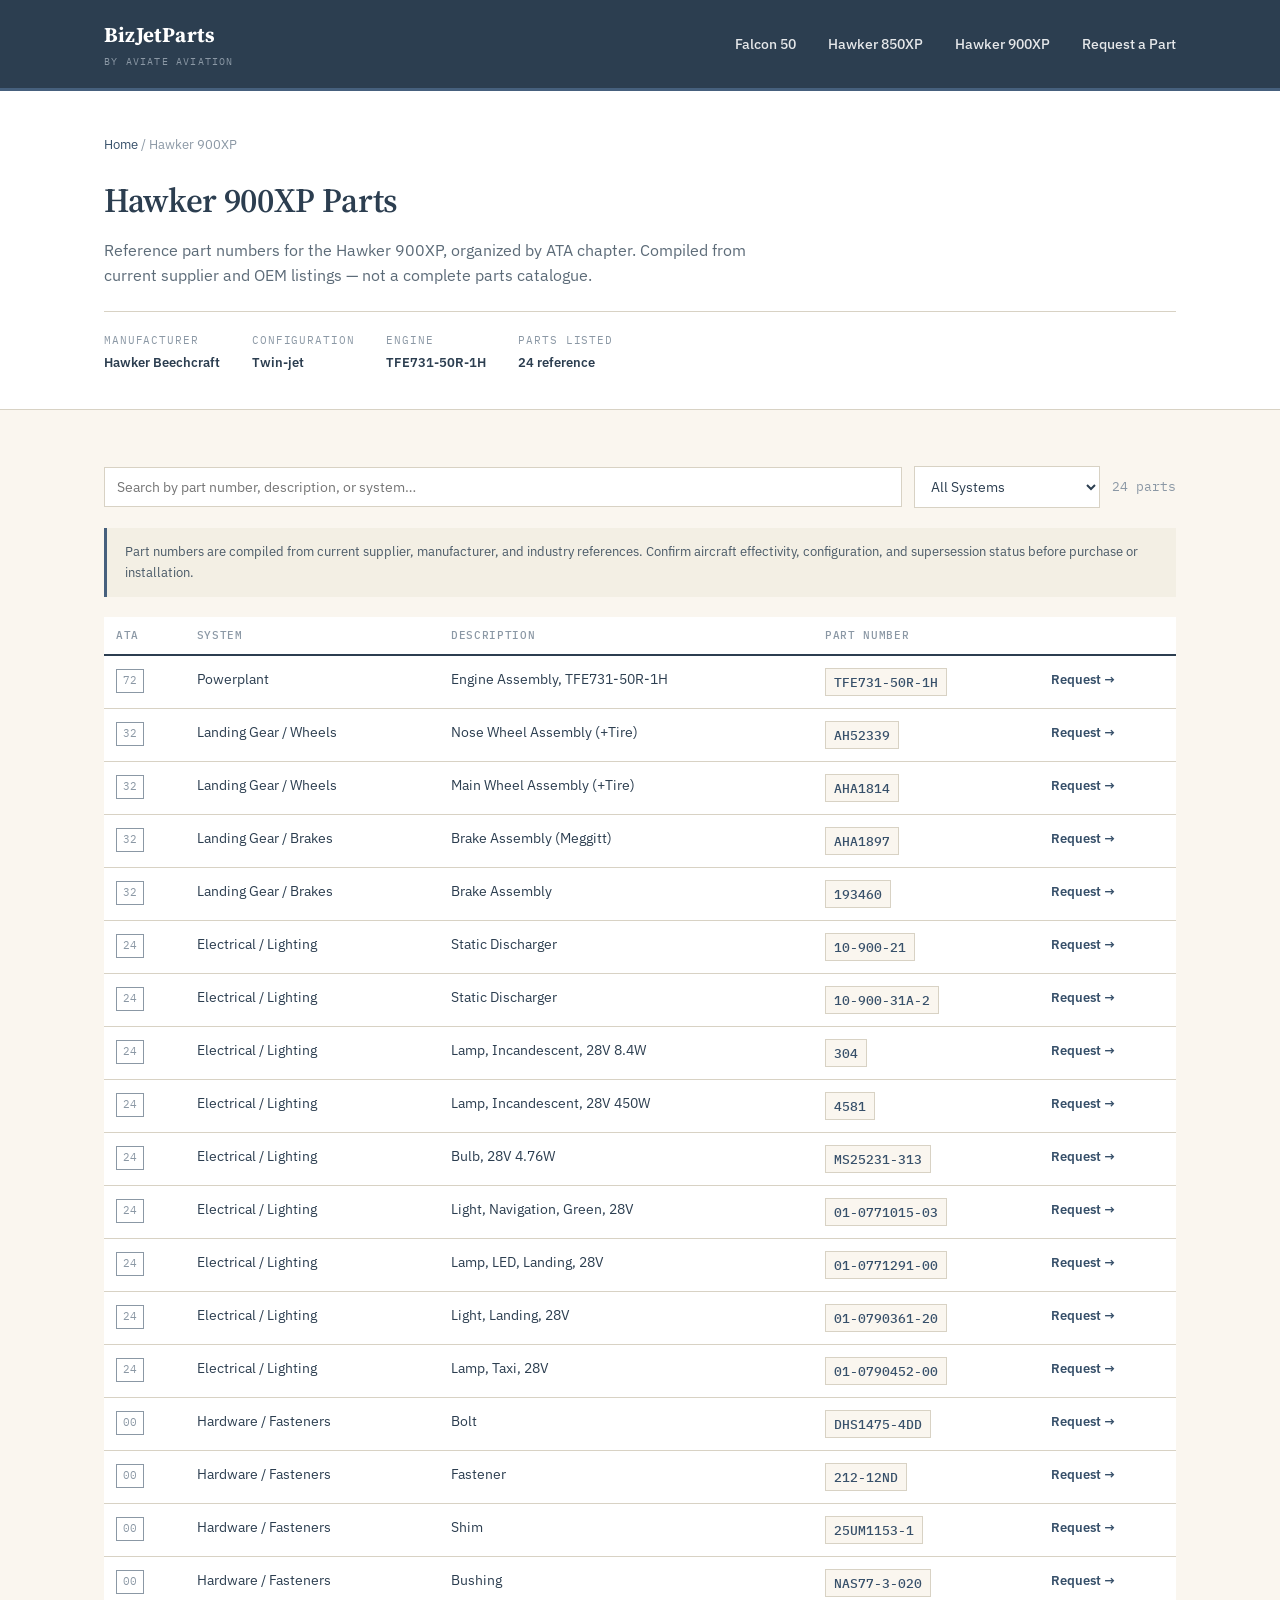
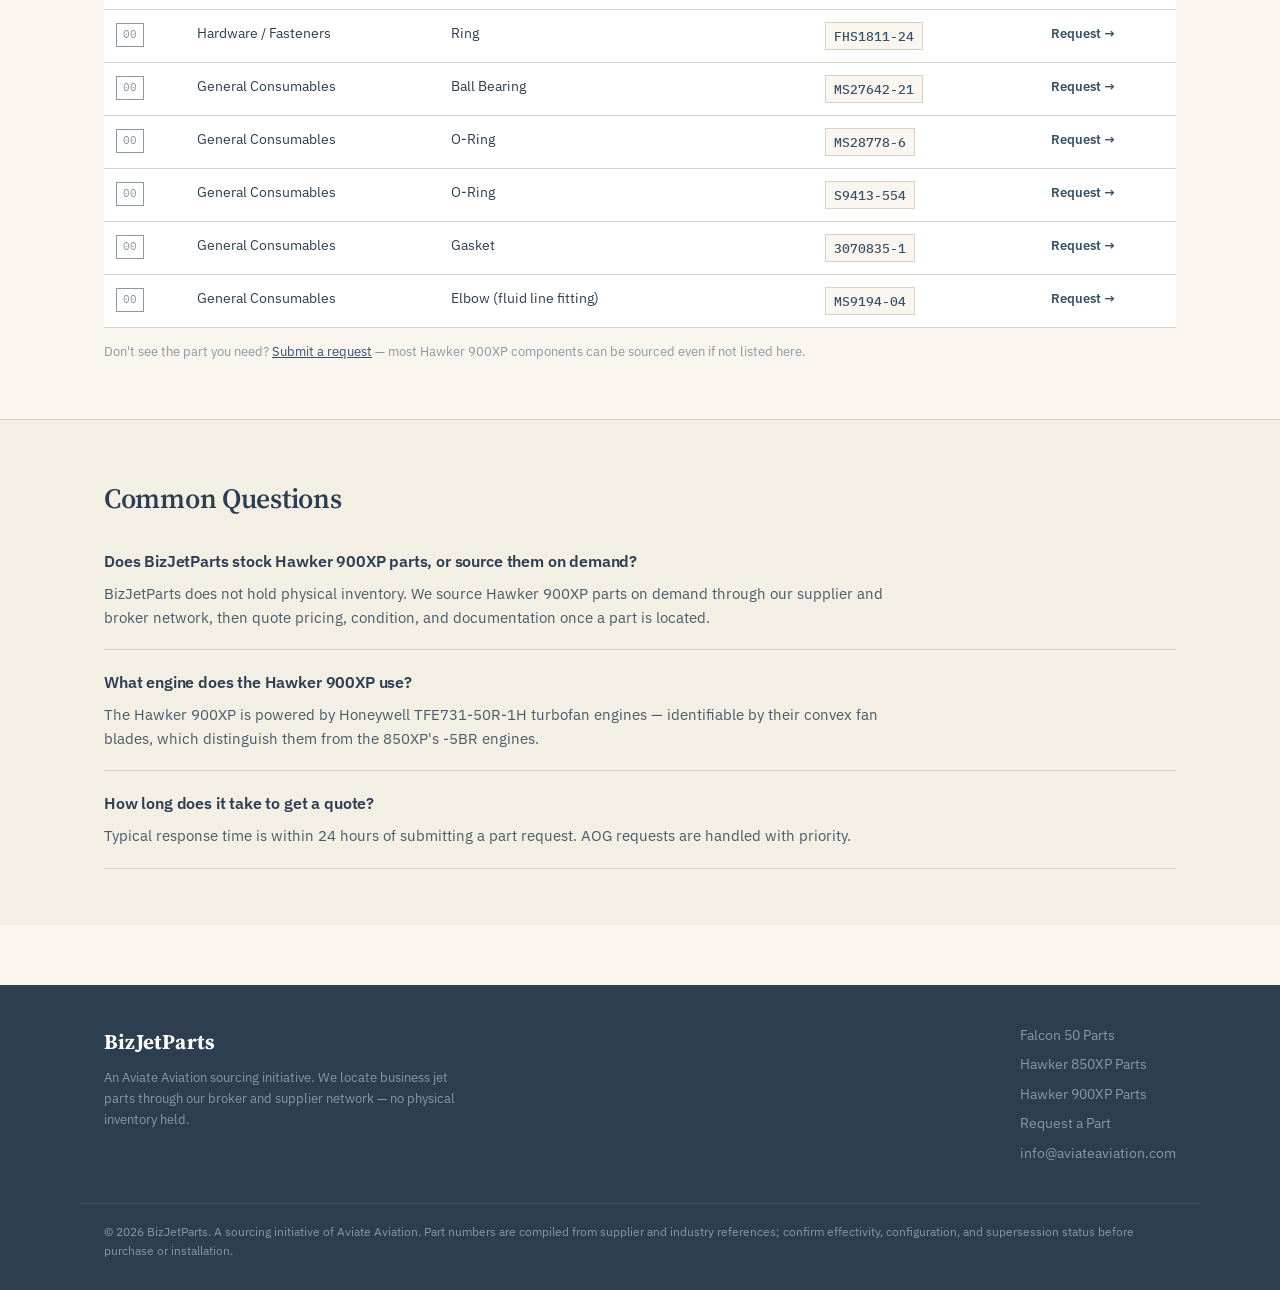
<file: hawker-900xp/index.html>
<!DOCTYPE html>
<html lang="en">
<head>
<meta charset="UTF-8">
<meta name="viewport" content="width=device-width, initial-scale=1.0">
<title>Hawker 900XP Parts | Reference Part Numbers by ATA Chapter | BizJetParts</title>
<meta name="description" content="Hawker 900XP parts sourcing — reference part numbers for powerplant, landing gear, lighting, and hardware. Submit a request and get a quote within 24 hours.">
<link rel="canonical" href="https://www.bizjetparts.com/hawker-900xp/">
<link rel="preconnect" href="https://fonts.googleapis.com">
<link rel="preconnect" href="https://fonts.gstatic.com" crossorigin>
<link rel="stylesheet" href="https://fonts.googleapis.com/css2?family=Source+Serif+4:opsz,wght@8..60,400;8..60,600;8..60,700&family=IBM+Plex+Sans:wght@400;500;600&family=IBM+Plex+Mono:wght@400;500&display=swap">
<meta name="theme-color" content="#2C3E50">
<link rel="icon" href="data:image/svg+xml,%3Csvg xmlns='http://www.w3.org/2000/svg' viewBox='0 0 100 100'%3E%3Crect width='100' height='100' fill='%232C3E50'/%3E%3Ctext x='50' y='68' font-size='60' fill='%23FAF6EF' text-anchor='middle' font-family='Georgia,serif'%3EB%3C/text%3E%3C/svg%3E">
<link rel="stylesheet" href="../css/style.css">

<meta property="og:title" content="Hawker 900XP Parts | BizJetParts">
<meta property="og:description" content="Reference Hawker 900XP part numbers by ATA chapter.">
<meta property="og:type" content="website">

<script type="application/ld+json">
{
  "@context": "https://schema.org",
  "@type": "BreadcrumbList",
  "itemListElement": [
    {"@type":"ListItem","position":1,"name":"Home","item":"https://www.bizjetparts.com/"},
    {"@type":"ListItem","position":2,"name":"Hawker 900XP Parts","item":"https://www.bizjetparts.com/hawker-900xp/"}
  ]
}
</script>

<script type="application/ld+json">
{
  "@context": "https://schema.org",
  "@type": "FAQPage",
  "mainEntity": [
    {
      "@type": "Question",
      "name": "Does BizJetParts stock Hawker 900XP parts, or source them on demand?",
      "acceptedAnswer": {"@type": "Answer", "text": "BizJetParts does not hold physical inventory. We source Hawker 900XP parts on demand through our supplier and broker network, then quote pricing, condition, and documentation once a part is located."}
    },
    {
      "@type": "Question",
      "name": "What engine does the Hawker 900XP use?",
      "acceptedAnswer": {"@type": "Answer", "text": "The Hawker 900XP is powered by Honeywell TFE731-50R-1H turbofan engines — identifiable by their convex fan blades, which distinguish them from the 850XP's -5BR engines."}
    },
    {
      "@type": "Question",
      "name": "How long does it take to get a quote?",
      "acceptedAnswer": {"@type": "Answer", "text": "Typical response time is within 24 hours of submitting a part request. AOG requests are handled with priority."}
    }
  ]
}
</script>
</head>
<body class="has-sticky-cta">

<header class="site-header">
  <div class="container">
    <a href="/" class="brand">BizJetParts<small>by Aviate Aviation</small></a>
    <nav class="main-nav">
      <a href="/falcon-50/">Falcon 50</a>
      <a href="/hawker-850xp/">Hawker 850XP</a>
      <a href="/hawker-900xp/">Hawker 900XP</a>
      <a href="/request/">Request a Part</a>
    </nav>
    <button class="hamburger-btn" onclick="toggleMobileMenu()" aria-label="Open menu">&#9776;</button>
  </div>
</header>
<div class="mobile-menu-overlay" id="mobileMenuOverlay" onclick="closeMobileMenu()"></div>
<div class="mobile-menu" id="mobileMenu">
  <button class="mobile-menu-close" onclick="closeMobileMenu()" aria-label="Close menu">&times;</button>
  <a href="/falcon-50/">Falcon 50</a>
  <a href="/hawker-850xp/">Hawker 850XP</a>
  <a href="/hawker-900xp/">Hawker 900XP</a>
  <a href="/request/" class="mobile-request-btn">Request a Part</a>
</div>

<main>
  <section class="aircraft-hero">
    <div class="container">
      <div class="breadcrumb"><a href="/">Home</a> / Hawker 900XP</div>
      <h1>Hawker 900XP Parts</h1>
      <p class="tagline">Reference part numbers for the Hawker 900XP, organized by ATA chapter. Compiled from current supplier and OEM listings — not a complete parts catalogue.</p>
      <div class="spec-strip">
        <div><div class="label">Manufacturer</div><div class="value">Hawker Beechcraft</div></div>
        <div><div class="label">Configuration</div><div class="value">Twin-jet</div></div>
        <div><div class="label">Engine</div><div class="value">TFE731-50R-1H</div></div>
        <div><div class="label">Parts Listed</div><div class="value">24 reference</div></div>
      </div>
    </div>
  </section>

  <section class="section">
    <div class="container">
      <div class="parts-toolbar">
        <input type="text" id="partSearch" placeholder="Search by part number, description, or system…" onkeyup="filterParts()">
        <select id="systemFilter" onchange="filterParts()">
          <option value="">All Systems</option>
          <option value="Powerplant">Powerplant</option>
          <option value="Landing Gear / Wheels">Landing Gear / Wheels</option>
          <option value="Landing Gear / Brakes">Landing Gear / Brakes</option>
          <option value="Electrical / Lighting">Electrical / Lighting</option>
          <option value="Hardware / Fasteners">Hardware / Fasteners</option>
          <option value="General Consumables">General Consumables</option>
        </select>
        <span class="parts-count" id="partsCount">24 parts</span>
      </div>

      <div class="disclaimer-box">Part numbers are compiled from current supplier, manufacturer, and industry references. Confirm aircraft effectivity, configuration, and supersession status before purchase or installation.</div>

      <div class="table-scroll">
      <table class="parts-table" id="partsTable">
        <thead>
          <tr><th>ATA</th><th>System</th><th>Description</th><th>Part Number</th><th></th></tr>
        </thead>
        <tbody>
          <tr data-system="Powerplant"><td><span class="ata-badge">72</span></td><td>Powerplant</td><td>Engine Assembly, TFE731-50R-1H</td><td><span class="pn-tag">TFE731-50R-1H</span></td><td><a class="req-link" href="/request/?part=TFE731-50R-1H&ac=hawker-900xp" aria-label="Request part TFE731-50R-1H">Request →</a></td></tr>
          <tr data-system="Landing Gear / Wheels"><td><span class="ata-badge">32</span></td><td>Landing Gear / Wheels</td><td>Nose Wheel Assembly (+Tire)</td><td><span class="pn-tag">AH52339</span></td><td><a class="req-link" href="/request/?part=AH52339&ac=hawker-900xp" aria-label="Request part AH52339">Request →</a></td></tr>
          <tr data-system="Landing Gear / Wheels"><td><span class="ata-badge">32</span></td><td>Landing Gear / Wheels</td><td>Main Wheel Assembly (+Tire)</td><td><span class="pn-tag">AHA1814</span></td><td><a class="req-link" href="/request/?part=AHA1814&ac=hawker-900xp" aria-label="Request part AHA1814">Request →</a></td></tr>
          <tr data-system="Landing Gear / Brakes"><td><span class="ata-badge">32</span></td><td>Landing Gear / Brakes</td><td>Brake Assembly (Meggitt)</td><td><span class="pn-tag">AHA1897</span></td><td><a class="req-link" href="/request/?part=AHA1897&ac=hawker-900xp" aria-label="Request part AHA1897">Request →</a></td></tr>
          <tr data-system="Landing Gear / Brakes"><td><span class="ata-badge">32</span></td><td>Landing Gear / Brakes</td><td>Brake Assembly</td><td><span class="pn-tag">193460</span></td><td><a class="req-link" href="/request/?part=193460&ac=hawker-900xp" aria-label="Request part 193460">Request →</a></td></tr>
          <tr data-system="Electrical / Lighting"><td><span class="ata-badge">24</span></td><td>Electrical / Lighting</td><td>Static Discharger</td><td><span class="pn-tag">10-900-21</span></td><td><a class="req-link" href="/request/?part=10-900-21&ac=hawker-900xp" aria-label="Request part 10-900-21">Request →</a></td></tr>
          <tr data-system="Electrical / Lighting"><td><span class="ata-badge">24</span></td><td>Electrical / Lighting</td><td>Static Discharger</td><td><span class="pn-tag">10-900-31A-2</span></td><td><a class="req-link" href="/request/?part=10-900-31A-2&ac=hawker-900xp" aria-label="Request part 10-900-31A-2">Request →</a></td></tr>
          <tr data-system="Electrical / Lighting"><td><span class="ata-badge">24</span></td><td>Electrical / Lighting</td><td>Lamp, Incandescent, 28V 8.4W</td><td><span class="pn-tag">304</span></td><td><a class="req-link" href="/request/?part=304&ac=hawker-900xp" aria-label="Request part 304">Request →</a></td></tr>
          <tr data-system="Electrical / Lighting"><td><span class="ata-badge">24</span></td><td>Electrical / Lighting</td><td>Lamp, Incandescent, 28V 450W</td><td><span class="pn-tag">4581</span></td><td><a class="req-link" href="/request/?part=4581&ac=hawker-900xp" aria-label="Request part 4581">Request →</a></td></tr>
          <tr data-system="Electrical / Lighting"><td><span class="ata-badge">24</span></td><td>Electrical / Lighting</td><td>Bulb, 28V 4.76W</td><td><span class="pn-tag">MS25231-313</span></td><td><a class="req-link" href="/request/?part=MS25231-313&ac=hawker-900xp" aria-label="Request part MS25231-313">Request →</a></td></tr>
          <tr data-system="Electrical / Lighting"><td><span class="ata-badge">24</span></td><td>Electrical / Lighting</td><td>Light, Navigation, Green, 28V</td><td><span class="pn-tag">01-0771015-03</span></td><td><a class="req-link" href="/request/?part=01-0771015-03&ac=hawker-900xp" aria-label="Request part 01-0771015-03">Request →</a></td></tr>
          <tr data-system="Electrical / Lighting"><td><span class="ata-badge">24</span></td><td>Electrical / Lighting</td><td>Lamp, LED, Landing, 28V</td><td><span class="pn-tag">01-0771291-00</span></td><td><a class="req-link" href="/request/?part=01-0771291-00&ac=hawker-900xp" aria-label="Request part 01-0771291-00">Request →</a></td></tr>
          <tr data-system="Electrical / Lighting"><td><span class="ata-badge">24</span></td><td>Electrical / Lighting</td><td>Light, Landing, 28V</td><td><span class="pn-tag">01-0790361-20</span></td><td><a class="req-link" href="/request/?part=01-0790361-20&ac=hawker-900xp" aria-label="Request part 01-0790361-20">Request →</a></td></tr>
          <tr data-system="Electrical / Lighting"><td><span class="ata-badge">24</span></td><td>Electrical / Lighting</td><td>Lamp, Taxi, 28V</td><td><span class="pn-tag">01-0790452-00</span></td><td><a class="req-link" href="/request/?part=01-0790452-00&ac=hawker-900xp" aria-label="Request part 01-0790452-00">Request →</a></td></tr>
          <tr data-system="Hardware / Fasteners"><td><span class="ata-badge">00</span></td><td>Hardware / Fasteners</td><td>Bolt</td><td><span class="pn-tag">DHS1475-4DD</span></td><td><a class="req-link" href="/request/?part=DHS1475-4DD&ac=hawker-900xp" aria-label="Request part DHS1475-4DD">Request →</a></td></tr>
          <tr data-system="Hardware / Fasteners"><td><span class="ata-badge">00</span></td><td>Hardware / Fasteners</td><td>Fastener</td><td><span class="pn-tag">212-12ND</span></td><td><a class="req-link" href="/request/?part=212-12ND&ac=hawker-900xp" aria-label="Request part 212-12ND">Request →</a></td></tr>
          <tr data-system="Hardware / Fasteners"><td><span class="ata-badge">00</span></td><td>Hardware / Fasteners</td><td>Shim</td><td><span class="pn-tag">25UM1153-1</span></td><td><a class="req-link" href="/request/?part=25UM1153-1&ac=hawker-900xp" aria-label="Request part 25UM1153-1">Request →</a></td></tr>
          <tr data-system="Hardware / Fasteners"><td><span class="ata-badge">00</span></td><td>Hardware / Fasteners</td><td>Bushing</td><td><span class="pn-tag">NAS77-3-020</span></td><td><a class="req-link" href="/request/?part=NAS77-3-020&ac=hawker-900xp" aria-label="Request part NAS77-3-020">Request →</a></td></tr>
          <tr data-system="Hardware / Fasteners"><td><span class="ata-badge">00</span></td><td>Hardware / Fasteners</td><td>Ring</td><td><span class="pn-tag">FHS1811-24</span></td><td><a class="req-link" href="/request/?part=FHS1811-24&ac=hawker-900xp" aria-label="Request part FHS1811-24">Request →</a></td></tr>
          <tr data-system="General Consumables"><td><span class="ata-badge">00</span></td><td>General Consumables</td><td>Ball Bearing</td><td><span class="pn-tag">MS27642-21</span></td><td><a class="req-link" href="/request/?part=MS27642-21&ac=hawker-900xp" aria-label="Request part MS27642-21">Request →</a></td></tr>
          <tr data-system="General Consumables"><td><span class="ata-badge">00</span></td><td>General Consumables</td><td>O-Ring</td><td><span class="pn-tag">MS28778-6</span></td><td><a class="req-link" href="/request/?part=MS28778-6&ac=hawker-900xp" aria-label="Request part MS28778-6">Request →</a></td></tr>
          <tr data-system="General Consumables"><td><span class="ata-badge">00</span></td><td>General Consumables</td><td>O-Ring</td><td><span class="pn-tag">S9413-554</span></td><td><a class="req-link" href="/request/?part=S9413-554&ac=hawker-900xp" aria-label="Request part S9413-554">Request →</a></td></tr>
          <tr data-system="General Consumables"><td><span class="ata-badge">00</span></td><td>General Consumables</td><td>Gasket</td><td><span class="pn-tag">3070835-1</span></td><td><a class="req-link" href="/request/?part=3070835-1&ac=hawker-900xp" aria-label="Request part 3070835-1">Request →</a></td></tr>
          <tr data-system="General Consumables"><td><span class="ata-badge">00</span></td><td>General Consumables</td><td>Elbow (fluid line fitting)</td><td><span class="pn-tag">MS9194-04</span></td><td><a class="req-link" href="/request/?part=MS9194-04&ac=hawker-900xp" aria-label="Request part MS9194-04">Request →</a></td></tr>
        </tbody>
      </table>
      </div>
      <p style="font-size:13px; color:var(--steel); margin-top:14px;">Don't see the part you need? <a href="/request/?ac=hawker-900xp">Submit a request</a> — most Hawker 900XP components can be sourced even if not listed here.</p>
    </div>
  </section>

  <section class="section" style="background:#F3EFE4; border-top:1px solid var(--rule);">
    <div class="container">
      <h2>Common Questions</h2>
      <div class="faq-item">
        <h3>Does BizJetParts stock Hawker 900XP parts, or source them on demand?</h3>
        <p>BizJetParts does not hold physical inventory. We source Hawker 900XP parts on demand through our supplier and broker network, then quote pricing, condition, and documentation once a part is located.</p>
      </div>
      <div class="faq-item">
        <h3>What engine does the Hawker 900XP use?</h3>
        <p>The Hawker 900XP is powered by Honeywell TFE731-50R-1H turbofan engines — identifiable by their convex fan blades, which distinguish them from the 850XP's -5BR engines.</p>
      </div>
      <div class="faq-item">
        <h3>How long does it take to get a quote?</h3>
        <p>Typical response time is within 24 hours of submitting a part request. AOG requests are handled with priority.</p>
      </div>
    </div>
  </section>
</main>

<div class="sticky-mobile-cta"><a href="/request/?ac=hawker-900xp">Request a Part</a></div>

<footer class="site-footer">
  <div class="container foot-grid">
    <div class="brand-block">
      <a href="/" class="brand">BizJetParts</a>
      <p>An Aviate Aviation sourcing initiative. We locate business jet parts through our broker and supplier network — no physical inventory held.</p>
    </div>
    <div class="foot-links">
      <a href="/falcon-50/">Falcon 50 Parts</a>
      <a href="/hawker-850xp/">Hawker 850XP Parts</a>
      <a href="/hawker-900xp/">Hawker 900XP Parts</a>
      <a href="/request/">Request a Part</a>
      <a href="mailto:info@aviateaviation.com">info@aviateaviation.com</a>
    </div>
  </div>
  <div class="container copyright">© 2026 BizJetParts. A sourcing initiative of Aviate Aviation. Part numbers are compiled from supplier and industry references; confirm effectivity, configuration, and supersession status before purchase or installation.</div>
</footer>

<script>
function filterParts() {
  const q = document.getElementById('partSearch').value.toLowerCase();
  const sys = document.getElementById('systemFilter').value;
  const rows = document.querySelectorAll('#partsTable tbody tr');
  let visible = 0;
  rows.forEach(r => {
    const text = r.textContent.toLowerCase();
    const matchesText = text.includes(q);
    const matchesSys = !sys || r.dataset.system === sys;
    const show = matchesText && matchesSys;
    r.style.display = show ? '' : 'none';
    if (show) visible++;
  });
  document.getElementById('partsCount').textContent = visible + ' parts';
}
function toggleMobileMenu(){document.getElementById('mobileMenu').classList.add('open');document.getElementById('mobileMenuOverlay').classList.add('open');document.body.style.overflow='hidden';}
function closeMobileMenu(){document.getElementById('mobileMenu').classList.remove('open');document.getElementById('mobileMenuOverlay').classList.remove('open');document.body.style.overflow='';}
document.addEventListener('keydown',function(e){if(e.key==='Escape')closeMobileMenu();});
</script>

</body>
</html>
</file>
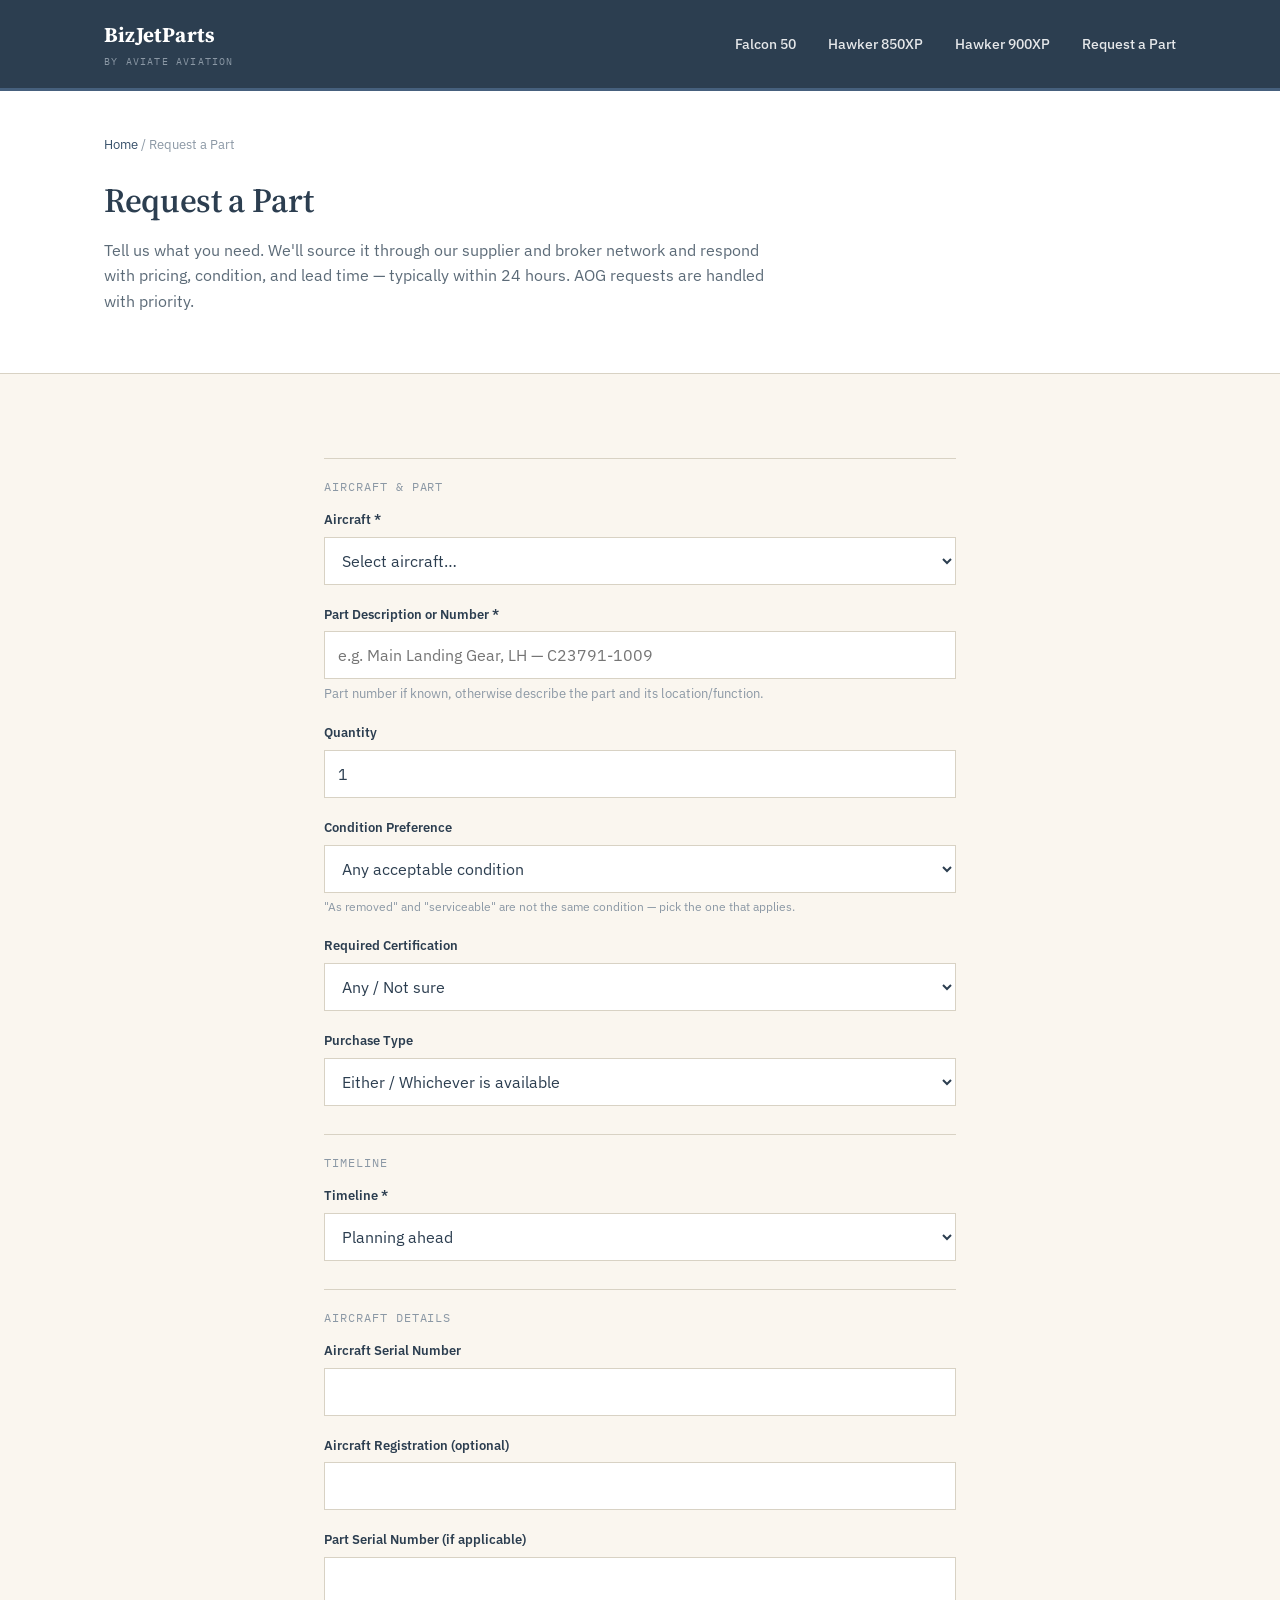
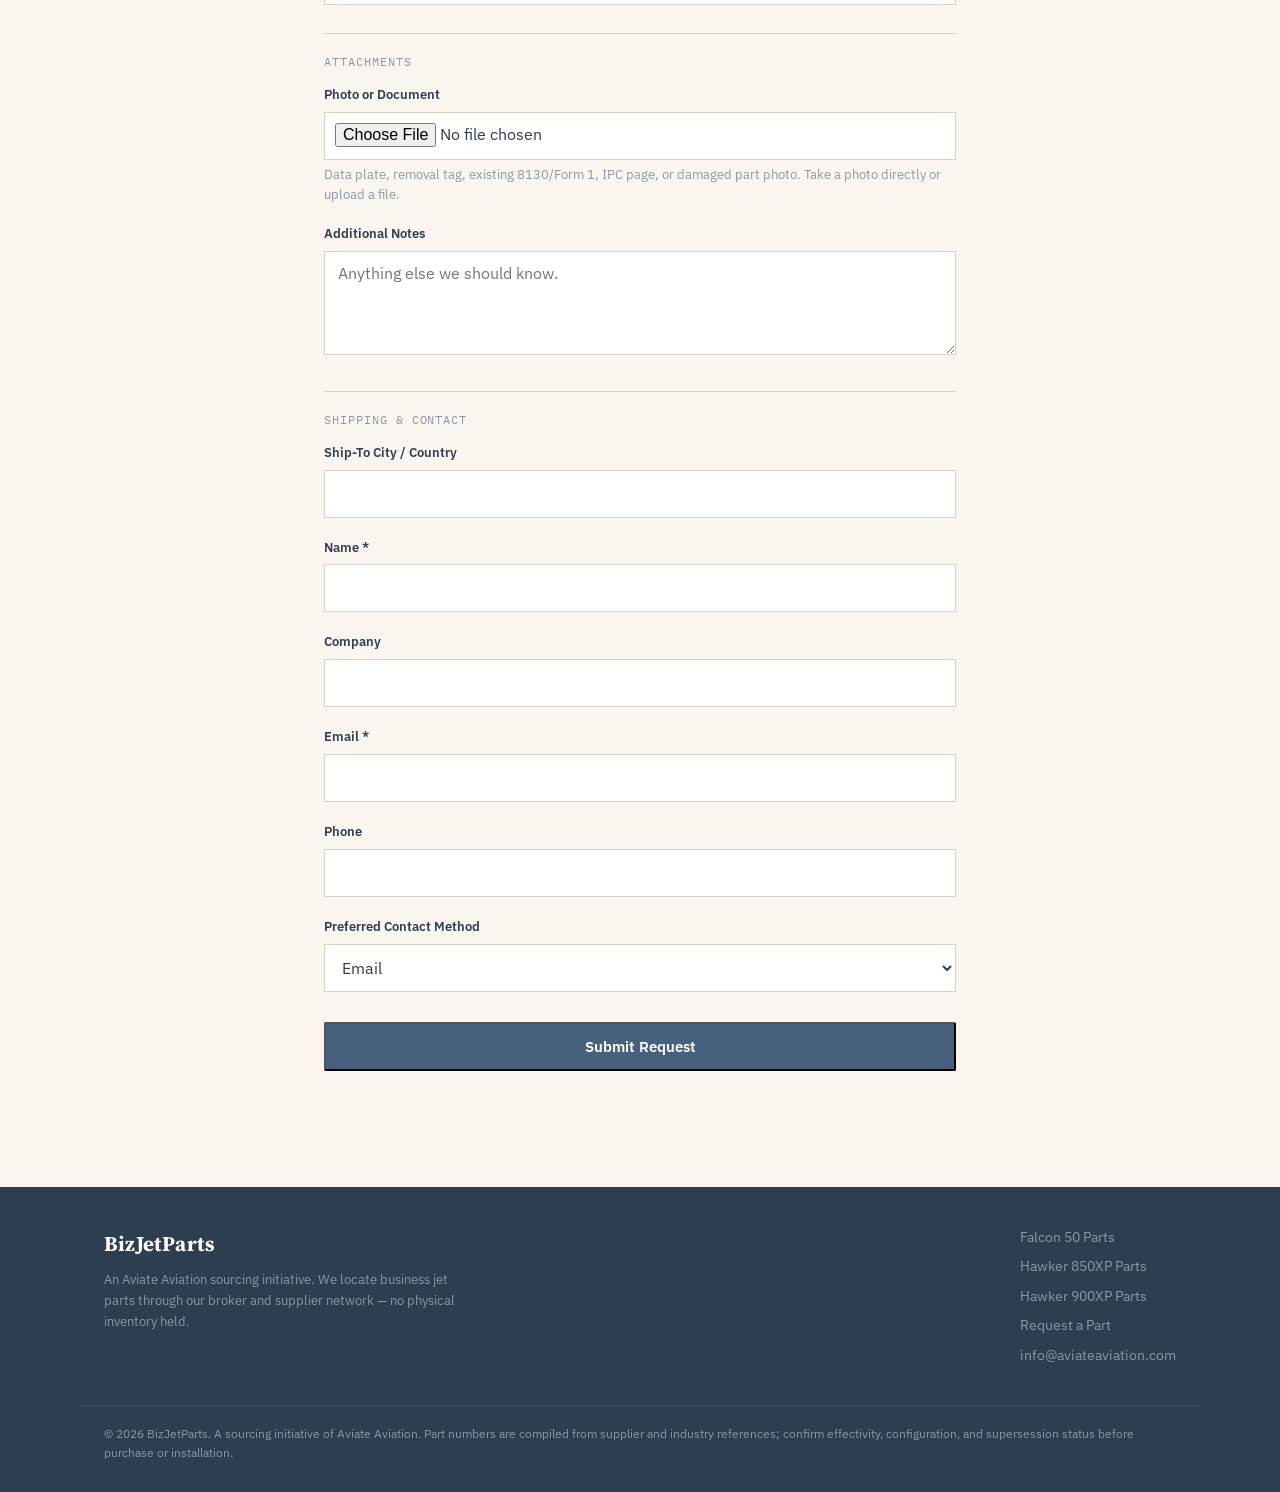
<file: request/index.html>
<!DOCTYPE html>
<html lang="en">
<head>
<meta charset="UTF-8">
<meta name="viewport" content="width=device-width, initial-scale=1.0">
<title>Request a Part | Falcon 50, Hawker 850XP & 900XP | BizJetParts</title>
<meta name="description" content="Submit a business jet part request for Falcon 50, Hawker 850XP, or Hawker 900XP. We source the part and respond with pricing and availability within 24 hours.">
<link rel="canonical" href="https://www.bizjetparts.com/request/">
<link rel="preconnect" href="https://fonts.googleapis.com">
<link rel="preconnect" href="https://fonts.gstatic.com" crossorigin>
<link rel="stylesheet" href="https://fonts.googleapis.com/css2?family=Source+Serif+4:opsz,wght@8..60,400;8..60,600;8..60,700&family=IBM+Plex+Sans:wght@400;500;600&family=IBM+Plex+Mono:wght@400;500&display=swap">
<meta name="theme-color" content="#2C3E50">
<link rel="icon" href="data:image/svg+xml,%3Csvg xmlns='http://www.w3.org/2000/svg' viewBox='0 0 100 100'%3E%3Crect width='100' height='100' fill='%232C3E50'/%3E%3Ctext x='50' y='68' font-size='60' fill='%23FAF6EF' text-anchor='middle' font-family='Georgia,serif'%3EB%3C/text%3E%3C/svg%3E">
<link rel="stylesheet" href="../css/style.css">
</head>
<body>

<header class="site-header">
  <div class="container">
    <a href="/" class="brand">BizJetParts<small>by Aviate Aviation</small></a>
    <nav class="main-nav">
      <a href="/falcon-50/">Falcon 50</a>
      <a href="/hawker-850xp/">Hawker 850XP</a>
      <a href="/hawker-900xp/">Hawker 900XP</a>
      <a href="/request/">Request a Part</a>
    </nav>
    <button class="hamburger-btn" onclick="toggleMobileMenu()" aria-label="Open menu">&#9776;</button>
  </div>
</header>
<div class="mobile-menu-overlay" id="mobileMenuOverlay" onclick="closeMobileMenu()"></div>
<div class="mobile-menu" id="mobileMenu">
  <button class="mobile-menu-close" onclick="closeMobileMenu()" aria-label="Close menu">&times;</button>
  <a href="/falcon-50/">Falcon 50</a>
  <a href="/hawker-850xp/">Hawker 850XP</a>
  <a href="/hawker-900xp/">Hawker 900XP</a>
  <a href="/request/" class="mobile-request-btn">Request a Part</a>
</div>

<main>
  <section class="aircraft-hero">
    <div class="container">
      <div class="breadcrumb"><a href="/">Home</a> / Request a Part</div>
      <h1 id="formTitle">Request a Part</h1>
      <p class="tagline" id="formTagline">Tell us what you need. We'll source it through our supplier and broker network and respond with pricing, condition, and lead time — typically within 24 hours. AOG requests are handled with priority.</p>
    </div>
  </section>

  <section class="section">
    <div class="container form-wrap">

      <form name="part-request" method="POST" data-netlify="true" netlify-honeypot="bot-field" action="/request/success/" enctype="multipart/form-data">
        <input type="hidden" name="form-name" value="part-request">
        <div class="honeypot-field" aria-hidden="true">
          <label>Leave this field blank<input tabindex="-1" autocomplete="off" name="bot-field"></label>
        </div>

        <div class="form-section-label">Aircraft & Part</div>

        <div class="field">
          <label for="aircraft">Aircraft *</label>
          <select id="aircraft" name="aircraft" required>
            <option value="">Select aircraft…</option>
            <option value="Falcon 50">Dassault Falcon 50</option>
            <option value="Hawker 850XP">Hawker 850XP</option>
            <option value="Hawker 900XP">Hawker 900XP</option>
            <option value="Other">Other / Not Listed</option>
          </select>
        </div>

        <div class="field">
          <label for="part">Part Description or Number *</label>
          <input type="text" id="part" name="part" inputmode="text" placeholder="e.g. Main Landing Gear, LH — C23791-1009" required>
          <div class="hint">Part number if known, otherwise describe the part and its location/function.</div>
        </div>

        <div class="field">
          <label for="quantity">Quantity</label>
          <input type="number" id="quantity" name="quantity" inputmode="numeric" min="1" value="1">
        </div>

        <div class="field">
          <label for="condition">Condition Preference</label>
          <select id="condition" name="condition">
            <option value="Any acceptable condition">Any acceptable condition</option>
            <option value="New">New</option>
            <option value="New surplus">New surplus</option>
            <option value="Overhauled">Overhauled</option>
            <option value="Repaired">Repaired</option>
            <option value="Serviceable">Serviceable</option>
            <option value="As removed">As removed</option>
            <option value="Exchange acceptable">Exchange acceptable</option>
            <option value="Unsure">Unsure</option>
          </select>
          <div class="condition-note">"As removed" and "serviceable" are not the same condition — pick the one that applies.</div>
        </div>

        <div class="field">
          <label for="certification">Required Certification</label>
          <select id="certification" name="certification">
            <option value="Any">Any / Not sure</option>
            <option value="FAA 8130-3">FAA 8130-3</option>
            <option value="EASA Form 1">EASA Form 1</option>
            <option value="Dual release">Dual release (FAA + EASA)</option>
            <option value="Certificate of Conformance">Certificate of Conformance</option>
          </select>
        </div>

        <div class="field">
          <label for="purchaseType">Purchase Type</label>
          <select id="purchaseType" name="purchaseType">
            <option value="Either">Either / Whichever is available</option>
            <option value="Outright">Outright purchase</option>
            <option value="Exchange">Exchange</option>
          </select>
        </div>

        <div class="form-section-label">Timeline</div>

        <div class="field">
          <label for="timeline">Timeline *</label>
          <select id="timeline" name="timeline" onchange="toggleAOG()" required>
            <option value="Planning ahead">Planning ahead</option>
            <option value="1-2 weeks">1–2 weeks</option>
            <option value="AOG">AOG — Immediate</option>
          </select>
        </div>

        <div class="aog-highlight" id="aogHighlight">
          <strong>AOG request.</strong> For fastest response, email <a href="mailto:info@aviateaviation.com">info@aviateaviation.com</a> directly with this same information after submitting. We'll still process this form, but a direct AOG email gets priority routing.
        </div>

        <div class="field" id="requiredByField" style="display:none;">
          <label for="requiredBy">Required-By Date</label>
          <input type="date" id="requiredBy" name="requiredBy">
        </div>

        <div class="form-section-label">Aircraft Details</div>

        <div class="field">
          <label for="serialNumber">Aircraft Serial Number</label>
          <input type="text" id="serialNumber" name="serialNumber">
        </div>

        <div class="field">
          <label for="registration">Aircraft Registration (optional)</label>
          <input type="text" id="registration" name="registration">
        </div>

        <div class="field">
          <label for="partSerial">Part Serial Number (if applicable)</label>
          <input type="text" id="partSerial" name="partSerial">
        </div>

        <div class="form-section-label">Attachments</div>

        <div class="field">
          <label for="fileUpload">Photo or Document</label>
          <input type="file" id="fileUpload" name="fileUpload" accept="image/*,.pdf" capture="environment">
          <div class="hint">Data plate, removal tag, existing 8130/Form 1, IPC page, or damaged part photo. Take a photo directly or upload a file.</div>
        </div>

        <div class="field">
          <label for="notes">Additional Notes</label>
          <textarea id="notes" name="notes" rows="4" placeholder="Anything else we should know."></textarea>
        </div>

        <div class="form-section-label">Shipping & Contact</div>

        <div class="field">
          <label for="shipTo">Ship-To City / Country</label>
          <input type="text" id="shipTo" name="shipTo">
        </div>

        <div class="field">
          <label for="name">Name *</label>
          <input type="text" id="name" name="name" required>
        </div>

        <div class="field">
          <label for="company">Company</label>
          <input type="text" id="company" name="company">
        </div>

        <div class="field">
          <label for="email">Email *</label>
          <input type="email" id="email" name="email" inputmode="email" required>
        </div>

        <div class="field">
          <label for="phone">Phone</label>
          <input type="tel" id="phone" name="phone" inputmode="tel">
        </div>

        <div class="field">
          <label for="contactMethod">Preferred Contact Method</label>
          <select id="contactMethod" name="contactMethod">
            <option value="Email">Email</option>
            <option value="Phone">Phone</option>
            <option value="WhatsApp">WhatsApp</option>
          </select>
        </div>

        <button type="submit" class="btn btn-primary" id="submitBtn" style="width:100%; margin-top:10px;">Submit Request</button>
      </form>

    </div>
  </section>
</main>

<footer class="site-footer">
  <div class="container foot-grid">
    <div class="brand-block">
      <a href="/" class="brand">BizJetParts</a>
      <p>An Aviate Aviation sourcing initiative. We locate business jet parts through our broker and supplier network — no physical inventory held.</p>
    </div>
    <div class="foot-links">
      <a href="/falcon-50/">Falcon 50 Parts</a>
      <a href="/hawker-850xp/">Hawker 850XP Parts</a>
      <a href="/hawker-900xp/">Hawker 900XP Parts</a>
      <a href="/request/">Request a Part</a>
      <a href="mailto:info@aviateaviation.com">info@aviateaviation.com</a>
    </div>
  </div>
  <div class="container copyright">© 2026 BizJetParts. A sourcing initiative of Aviate Aviation. Part numbers are compiled from supplier and industry references; confirm effectivity, configuration, and supersession status before purchase or installation.</div>
</footer>

<script>
const params = new URLSearchParams(window.location.search);
const acMap = { 'falcon-50': 'Falcon 50', 'hawker-850xp': 'Hawker 850XP', 'hawker-900xp': 'Hawker 900XP' };
if (params.get('part')) document.getElementById('part').value = decodeURIComponent(params.get('part'));
if (params.get('ac') && acMap[params.get('ac')]) document.getElementById('aircraft').value = acMap[params.get('ac')];
if (params.get('intent') === 'supplier') {
  document.getElementById('formTitle').textContent = 'Join Our Supplier Network';
  document.getElementById('formTagline').textContent = "Tell us what you carry and we'll reach out when a matching request comes in. Use the fields below as a starting point — mention \"supplier\" in the notes.";
}

function toggleAOG() {
  const t = document.getElementById('timeline').value;
  const aog = document.getElementById('aogHighlight');
  const req = document.getElementById('requiredByField');
  if (t === 'AOG') { aog.classList.add('show'); req.style.display = 'block'; }
  else { aog.classList.remove('show'); req.style.display = 'none'; }
}

document.querySelector('form').addEventListener('submit', function() {
  const btn = document.getElementById('submitBtn');
  btn.disabled = true;
  btn.textContent = 'Submitting…';
});

function toggleMobileMenu(){document.getElementById('mobileMenu').classList.add('open');document.getElementById('mobileMenuOverlay').classList.add('open');document.body.style.overflow='hidden';}
function closeMobileMenu(){document.getElementById('mobileMenu').classList.remove('open');document.getElementById('mobileMenuOverlay').classList.remove('open');document.body.style.overflow='';}
document.addEventListener('keydown',function(e){if(e.key==='Escape')closeMobileMenu();});
</script>

</body>
</html>
</file>
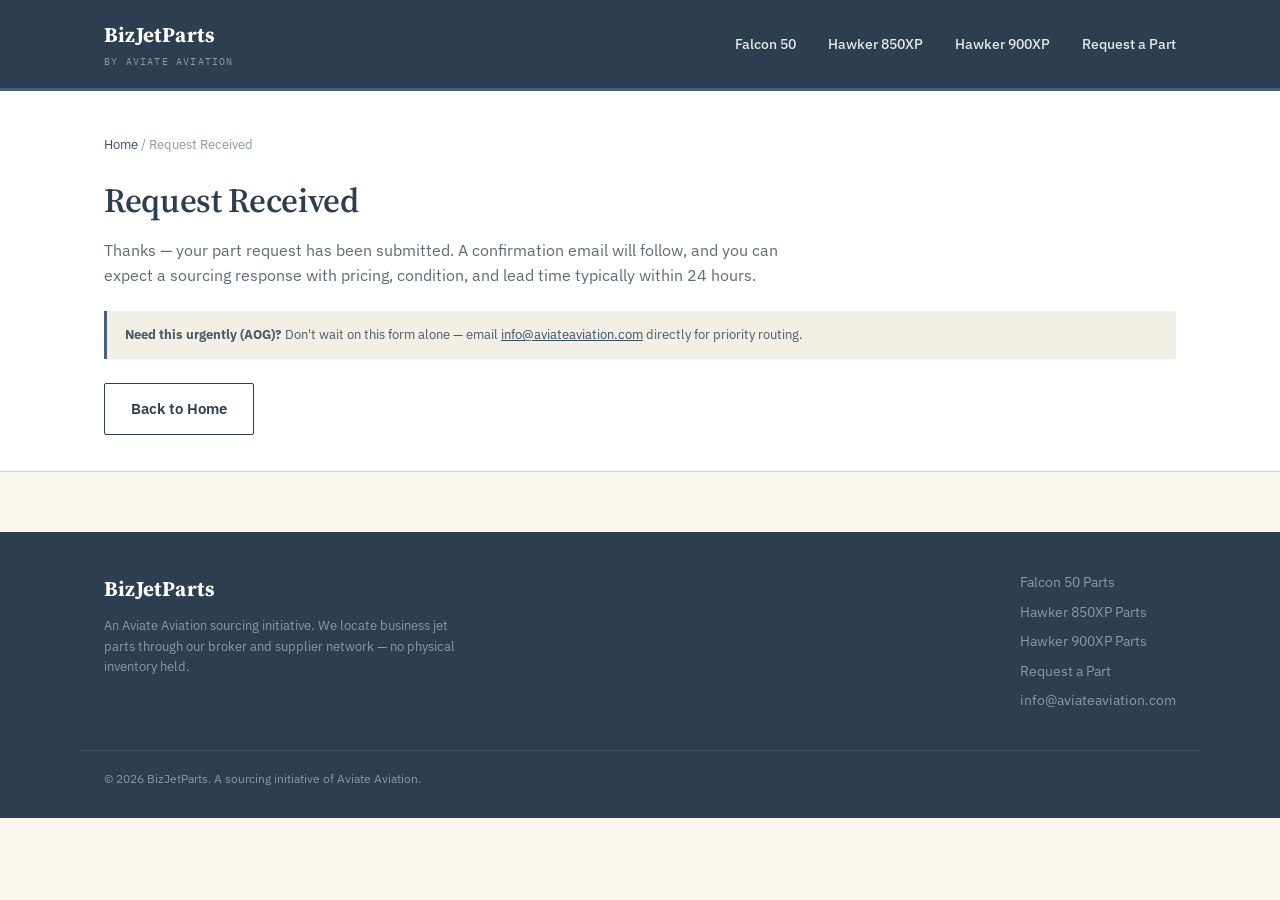
<file: request/success/index.html>
<!DOCTYPE html>
<html lang="en">
<head>
<meta charset="UTF-8">
<meta name="viewport" content="width=device-width, initial-scale=1.0">
<title>Request Received | BizJetParts</title>
<meta name="robots" content="noindex">
<link rel="canonical" href="https://www.bizjetparts.com/request/success/">
<link rel="preconnect" href="https://fonts.googleapis.com">
<link rel="preconnect" href="https://fonts.gstatic.com" crossorigin>
<link rel="stylesheet" href="https://fonts.googleapis.com/css2?family=Source+Serif+4:opsz,wght@8..60,400;8..60,600;8..60,700&family=IBM+Plex+Sans:wght@400;500;600&family=IBM+Plex+Mono:wght@400;500&display=swap">
<meta name="theme-color" content="#2C3E50">
<link rel="icon" href="data:image/svg+xml,%3Csvg xmlns='http://www.w3.org/2000/svg' viewBox='0 0 100 100'%3E%3Crect width='100' height='100' fill='%232C3E50'/%3E%3Ctext x='50' y='68' font-size='60' fill='%23FAF6EF' text-anchor='middle' font-family='Georgia,serif'%3EB%3C/text%3E%3C/svg%3E">
<link rel="stylesheet" href="../../css/style.css">
</head>
<body>

<header class="site-header">
  <div class="container">
    <a href="/" class="brand">BizJetParts<small>by Aviate Aviation</small></a>
    <nav class="main-nav">
      <a href="/falcon-50/">Falcon 50</a>
      <a href="/hawker-850xp/">Hawker 850XP</a>
      <a href="/hawker-900xp/">Hawker 900XP</a>
      <a href="/request/">Request a Part</a>
    </nav>
    <button class="hamburger-btn" onclick="toggleMobileMenu()" aria-label="Open menu">&#9776;</button>
  </div>
</header>
<div class="mobile-menu-overlay" id="mobileMenuOverlay" onclick="closeMobileMenu()"></div>
<div class="mobile-menu" id="mobileMenu">
  <button class="mobile-menu-close" onclick="closeMobileMenu()" aria-label="Close menu">&times;</button>
  <a href="/falcon-50/">Falcon 50</a>
  <a href="/hawker-850xp/">Hawker 850XP</a>
  <a href="/hawker-900xp/">Hawker 900XP</a>
  <a href="/request/" class="mobile-request-btn">Request a Part</a>
</div>

<main>
  <section class="aircraft-hero">
    <div class="container">
      <div class="breadcrumb"><a href="/">Home</a> / Request Received</div>
      <h1>Request Received</h1>
      <p class="tagline">Thanks — your part request has been submitted. A confirmation email will follow, and you can expect a sourcing response with pricing, condition, and lead time typically within 24 hours.</p>
      <div class="disclaimer-box">
        <strong>Need this urgently (AOG)?</strong> Don't wait on this form alone — email <a href="mailto:info@aviateaviation.com">info@aviateaviation.com</a> directly for priority routing.
      </div>
      <p style="margin-top:24px;"><a href="/" class="btn btn-secondary">Back to Home</a></p>
    </div>
  </section>
</main>

<footer class="site-footer">
  <div class="container foot-grid">
    <div class="brand-block">
      <a href="/" class="brand">BizJetParts</a>
      <p>An Aviate Aviation sourcing initiative. We locate business jet parts through our broker and supplier network — no physical inventory held.</p>
    </div>
    <div class="foot-links">
      <a href="/falcon-50/">Falcon 50 Parts</a>
      <a href="/hawker-850xp/">Hawker 850XP Parts</a>
      <a href="/hawker-900xp/">Hawker 900XP Parts</a>
      <a href="/request/">Request a Part</a>
      <a href="mailto:info@aviateaviation.com">info@aviateaviation.com</a>
    </div>
  </div>
  <div class="container copyright">© 2026 BizJetParts. A sourcing initiative of Aviate Aviation.</div>
</footer>

<script>
function toggleMobileMenu(){document.getElementById('mobileMenu').classList.add('open');document.getElementById('mobileMenuOverlay').classList.add('open');document.body.style.overflow='hidden';}
function closeMobileMenu(){document.getElementById('mobileMenu').classList.remove('open');document.getElementById('mobileMenuOverlay').classList.remove('open');document.body.style.overflow='';}
document.addEventListener('keydown',function(e){if(e.key==='Escape')closeMobileMenu();});
</script>

</body>
</html>
</file>
<file: css/style.css>
:root {
  --charcoal: #2C3E50;
  --cream: #FAF6EF;
  --slate: #46607D;
  --slate-dark: #37506A;
  --steel: #8B98A5;
  --white: #FFFFFF;
  --rule: #D8D2C4;
}

* { margin: 0; padding: 0; box-sizing: border-box; }

html { scroll-behavior: smooth; }

body {
  font-family: 'IBM Plex Sans', -apple-system, sans-serif;
  background: var(--cream);
  color: var(--charcoal);
  line-height: 1.6;
  font-size: 16px;
}

h1, h2, h3 {
  font-family: 'Source Serif 4', Georgia, serif;
  font-weight: 600;
  color: var(--charcoal);
  letter-spacing: -0.01em;
}

a { color: var(--slate-dark); }
a:focus-visible, button:focus-visible, input:focus-visible, select:focus-visible {
  outline: 2px solid var(--slate-dark);
  outline-offset: 2px;
}

.container { max-width: 1120px; margin: 0 auto; padding: 0 24px; }

/* HEADER */
header.site-header {
  background: var(--charcoal);
  border-bottom: 3px solid var(--slate);
}
header.site-header .container {
  display: flex; align-items: center; justify-content: space-between;
  padding: 18px 24px;
}
.brand {
  font-family: 'Source Serif 4', serif;
  font-size: 21px; font-weight: 700; color: var(--white);
  text-decoration: none; letter-spacing: 0.01em;
}
.brand small {
  display: block; font-family: 'IBM Plex Mono', monospace;
  font-size: 10px; font-weight: 400; letter-spacing: 0.12em;
  color: var(--steel); text-transform: uppercase; margin-top: 2px;
}
nav.main-nav a {
  color: var(--white); text-decoration: none; margin-left: 28px;
  font-size: 14px; font-weight: 500; opacity: 0.88;
}
nav.main-nav a:hover { opacity: 1; text-decoration: underline; }

/* HERO */
.hero {
  padding: 64px 0 56px; border-bottom: 1px solid var(--rule);
}
.hero .eyebrow {
  font-family: 'IBM Plex Mono', monospace; font-size: 12px;
  letter-spacing: 0.14em; text-transform: uppercase; color: var(--slate-dark);
  margin-bottom: 14px; display: block;
}
.hero h1 { font-size: 40px; line-height: 1.15; max-width: 780px; margin-bottom: 18px; }
.hero p.lede { font-size: 18px; color: #4a5a68; max-width: 780px; margin-bottom: 28px; }
.hero-actions { display: flex; gap: 14px; flex-wrap: wrap; }

.btn {
  display: inline-block; padding: 13px 26px; font-size: 15px; font-weight: 600;
  text-decoration: none; border-radius: 2px; font-family: 'IBM Plex Sans', sans-serif;
  transition: background 0.15s, color 0.15s;
}
.btn-primary { background: var(--slate); color: var(--white); }
.btn-primary:hover { background: var(--slate-dark); }
.btn-secondary { background: transparent; color: var(--charcoal); border: 1.5px solid var(--charcoal); }
.btn-secondary:hover { background: var(--charcoal); color: var(--white); }

/* AIRCRAFT GRID */
.section { padding: 56px 0; }
.section h2 { font-size: 28px; margin-bottom: 8px; }
.section .section-sub { color: #5c6b78; margin-bottom: 32px; max-width: 820px; }

.aircraft-grid {
  display: grid; grid-template-columns: repeat(auto-fit, minmax(280px, 1fr)); gap: 20px;
}
.aircraft-card {
  background: var(--white); border: 1px solid var(--rule); padding: 26px;
  text-decoration: none; color: var(--charcoal); display: block;
  transition: border-color 0.15s, transform 0.15s;
}
.aircraft-card:hover { border-color: var(--slate); transform: translateY(-2px); }
.aircraft-card .plate {
  font-family: 'IBM Plex Mono', monospace; font-size: 11px; color: var(--steel);
  letter-spacing: 0.08em; margin-bottom: 10px; text-transform: uppercase;
}
.aircraft-card h3 { font-size: 21px; margin-bottom: 8px; }
.aircraft-card p { font-size: 14px; color: #5c6b78; margin-bottom: 14px; }
.aircraft-card .count {
  font-family: 'IBM Plex Mono', monospace; font-size: 13px; color: var(--slate-dark); font-weight: 500;
}

/* HOW IT WORKS */
.steps { display: grid; grid-template-columns: repeat(3, 1fr); gap: 28px; }
.step .num {
  font-family: 'IBM Plex Mono', monospace; font-size: 13px; color: var(--slate-dark);
  border: 1px solid var(--slate); width: 30px; height: 30px; display: flex;
  align-items: center; justify-content: center; margin-bottom: 14px;
}
.step h3 { font-size: 17px; margin-bottom: 8px; font-family: 'IBM Plex Sans', sans-serif; font-weight: 600; }
.step p { font-size: 14px; color: #5c6b78; }

/* AIRCRAFT PAGE HEADER */
.aircraft-hero { background: var(--white); border-bottom: 1px solid var(--rule); padding: 44px 0 36px; }
.breadcrumb { font-size: 13px; color: var(--steel); margin-bottom: 18px; }
.breadcrumb a { color: var(--slate-dark); text-decoration: none; }
.aircraft-hero h1 { font-size: 34px; margin-bottom: 10px; }
.aircraft-hero .tagline { color: #5c6b78; font-size: 16px; max-width: 680px; margin-bottom: 22px; }
.spec-strip { display: flex; gap: 32px; flex-wrap: wrap; border-top: 1px solid var(--rule); padding-top: 20px; }
.spec-strip div { font-size: 13px; }
.spec-strip .label { font-family: 'IBM Plex Mono', monospace; text-transform: uppercase; letter-spacing: 0.08em; color: var(--steel); font-size: 11px; margin-bottom: 3px; }
.spec-strip .value { font-weight: 600; }

/* PARTS TABLE */
.parts-toolbar { display: flex; gap: 12px; margin-bottom: 18px; flex-wrap: wrap; align-items: center; }
.parts-toolbar input, .parts-toolbar select {
  font-family: 'IBM Plex Sans', sans-serif; font-size: 14px; padding: 10px 12px;
  border: 1px solid var(--rule); background: var(--white); color: var(--charcoal);
}
.parts-toolbar input { flex: 1; min-width: 220px; }
.parts-count { font-size: 13px; color: var(--steel); margin-left: auto; font-family: 'IBM Plex Mono', monospace; }

table.parts-table { width: 100%; border-collapse: collapse; background: var(--white); font-size: 14px; }
table.parts-table thead th {
  text-align: left; font-family: 'IBM Plex Mono', monospace; font-size: 11px;
  text-transform: uppercase; letter-spacing: 0.06em; color: var(--steel);
  border-bottom: 2px solid var(--charcoal); padding: 10px 12px; font-weight: 500;
}
table.parts-table tbody td { padding: 12px; border-bottom: 1px solid var(--rule); vertical-align: top; }
table.parts-table tbody tr:hover { background: #F3EFE4; }
.pn-tag {
  display: inline-block; font-family: 'IBM Plex Mono', monospace; font-size: 12.5px;
  background: var(--cream); border: 1px solid var(--rule); padding: 3px 8px;
  color: var(--slate-dark); font-weight: 500;
}
.ata-badge {
  display: inline-block; font-family: 'IBM Plex Mono', monospace; font-size: 11px;
  border: 1px solid var(--steel); color: var(--steel); padding: 2px 6px; min-width: 24px;
  text-align: center;
}
.req-link { font-size: 13px; font-weight: 600; text-decoration: none; white-space: nowrap; }

/* FORM */
.form-wrap { max-width: 680px; }
.field { margin-bottom: 20px; }
.field label { display: block; font-size: 13px; font-weight: 600; margin-bottom: 6px; }
.field .hint { font-size: 12.5px; color: var(--steel); margin-top: 4px; }
.field input, .field select, .field textarea {
  width: 100%; padding: 11px 13px; font-family: 'IBM Plex Sans', sans-serif;
  font-size: 15px; border: 1px solid var(--rule); background: var(--white); color: var(--charcoal);
}
.field input:focus, .field select:focus, .field textarea:focus { border-color: var(--slate); }
.field-row { display: grid; grid-template-columns: 1fr 1fr; gap: 16px; }

/* FAQ */
.faq-item { border-bottom: 1px solid var(--rule); padding: 20px 0; }
.faq-item h3 { font-size: 16px; font-family: 'IBM Plex Sans', sans-serif; font-weight: 600; margin-bottom: 8px; max-width: 780px; }
.faq-item p { font-size: 14.5px; color: #4a5a68; max-width: 780px; }

/* FOOTER */
footer.site-footer { background: var(--charcoal); color: var(--white); padding: 40px 0 30px; margin-top: 60px; }
footer.site-footer .foot-grid { display: flex; justify-content: space-between; flex-wrap: wrap; gap: 24px; }
footer.site-footer .brand-block .brand { color: var(--white); }
footer.site-footer p { font-size: 13px; color: var(--steel); max-width: 360px; margin-top: 10px; }
footer.site-footer .foot-links a { display: block; color: var(--steel); text-decoration: none; font-size: 13.5px; margin-bottom: 8px; }
footer.site-footer .foot-links a:hover { color: var(--white); }
footer.site-footer .copyright { border-top: 1px solid #3d5165; margin-top: 30px; padding-top: 18px; font-size: 12px; color: var(--steel); }

/* Table horizontal scroll wrapper for small screens */
.table-scroll { overflow-x: auto; -webkit-overflow-scrolling: touch; }
.table-scroll table.parts-table { min-width: 640px; }

@media (max-width: 860px) {
  header.site-header .container { flex-wrap: wrap; row-gap: 12px; }
  nav.main-nav {
    width: 100%; display: flex; gap: 0; overflow-x: auto;
    -webkit-overflow-scrolling: touch; padding-bottom: 2px;
  }
  nav.main-nav a { margin-left: 0; margin-right: 22px; white-space: nowrap; flex-shrink: 0; }
}

@media (max-width: 720px) {
  .steps { grid-template-columns: 1fr; }
  .hero { padding: 44px 0 40px; }
  .hero h1 { font-size: 28px; }
  .hero p.lede { font-size: 16px; }
  .aircraft-hero h1 { font-size: 26px; }
  .field-row { grid-template-columns: 1fr; }
  .parts-toolbar { flex-direction: column; align-items: stretch; }
  .parts-toolbar select { width: 100%; }
  .parts-count { margin-left: 0; text-align: right; }
  .spec-strip { gap: 18px 24px; }
  .container { padding: 0 18px; }
  .btn { width: 100%; text-align: center; }
  .hero-actions { flex-direction: column; }
}

@media (max-width: 420px) {
  .hero h1 { font-size: 24px; }
  table.parts-table thead th, table.parts-table tbody td { padding: 9px 8px; font-size: 13px; }
}

/* ============ MOBILE OVERHAUL ADDITIONS ============ */

/* Hamburger menu */
.hamburger-btn {
  display: none; background: none; border: 1px solid rgba(255,255,255,0.3);
  color: var(--white); width: 40px; height: 40px; border-radius: 2px;
  font-size: 20px; cursor: pointer; align-items: center; justify-content: center;
}
.mobile-menu-overlay {
  display: none; position: fixed; inset: 0; background: rgba(0,0,0,0.5); z-index: 100;
}
.mobile-menu-overlay.open { display: block; }
.mobile-menu {
  position: fixed; top: 0; right: 0; bottom: 0; width: 82%; max-width: 320px;
  background: var(--charcoal); z-index: 101; padding: 20px; transform: translateX(100%);
  transition: transform 0.2s ease; display: flex; flex-direction: column;
}
.mobile-menu.open { transform: translateX(0); }
.mobile-menu-close {
  align-self: flex-end; background: none; border: none; color: var(--white);
  font-size: 26px; cursor: pointer; margin-bottom: 20px; width: 44px; height: 44px;
}
.mobile-menu a {
  color: var(--white); text-decoration: none; font-size: 17px; padding: 14px 4px;
  border-bottom: 1px solid #3d5165; min-height: 48px; display: flex; align-items: center;
}
.mobile-menu a.mobile-request-btn {
  background: var(--slate); color: var(--white); justify-content: center;
  border-radius: 2px; margin-top: 16px; border-bottom: none; font-weight: 600;
}

@media (max-width: 860px) {
  .hamburger-btn { display: flex; }
  nav.main-nav { display: none !important; }
}

/* Sticky mobile request CTA */
.sticky-mobile-cta { display: none; }
@media (max-width: 720px) {
  .sticky-mobile-cta {
    display: block; position: fixed; bottom: 0; left: 0; right: 0; z-index: 90;
    background: var(--white); border-top: 1px solid var(--rule); padding: 10px 16px;
    padding-bottom: max(10px, env(safe-area-inset-bottom));
  }
  .sticky-mobile-cta a {
    display: block; text-align: center; background: var(--slate); color: var(--white);
    text-decoration: none; padding: 13px; border-radius: 2px; font-weight: 600; font-size: 15px;
    min-height: 48px; display: flex; align-items: center; justify-content: center;
  }
  body.has-sticky-cta main { padding-bottom: 64px; }
}

/* Aircraft info block: responsive grid instead of flex row */
@media (max-width: 600px) {
  .spec-strip { display: grid; grid-template-columns: 1fr 1fr; gap: 16px 20px; }
}

/* Filter chips: explicit scroll affordance */
.parts-toolbar select#systemFilter { -webkit-appearance: menulist; }
@media (max-width: 720px) {
  .parts-toolbar { position: relative; }
}

/* ===== Mobile card table (data-label technique) ===== */
@media (max-width: 720px) {
  .table-scroll { overflow-x: visible; }
  table.parts-table, table.parts-table thead, table.parts-table tbody,
  table.parts-table th, table.parts-table td, table.parts-table tr {
    display: block; width: 100%;
  }
  table.parts-table { min-width: 0; }
  table.parts-table thead { position: absolute; top: -9999px; left: -9999px; }
  table.parts-table tbody tr {
    border: 1px solid var(--rule); margin-bottom: 14px; padding: 14px 14px 10px;
    background: var(--white); position: relative;
  }
  table.parts-table tbody td {
    border: none; padding: 4px 0; display: flex; align-items: baseline; gap: 8px;
    flex-wrap: wrap;
  }
  /* Reorder visually: part number + description first (row 1 & 2), then ata/system, then request */
  table.parts-table tbody td:nth-child(1) { order: 3; font-size: 12px; color: var(--steel); }
  table.parts-table tbody td:nth-child(2) { order: 4; font-size: 12px; color: var(--steel); }
  table.parts-table tbody td:nth-child(3) { order: 2; font-weight: 600; font-size: 15px; color: var(--charcoal); padding-top: 2px; }
  table.parts-table tbody td:nth-child(4) { order: 1; padding-bottom: 6px; }
  table.parts-table tbody td:nth-child(5) { order: 5; margin-top: 10px; width: 100%; }
  table.parts-table tbody td:nth-child(5) a.req-link {
    display: flex; align-items: center; justify-content: center; width: 100%;
    border: 1px solid var(--slate); padding: 10px; min-height: 44px; border-radius: 2px;
  }
  table.parts-table tbody td:nth-child(1)::before { content: "ATA "; }
  table.parts-table tbody td:nth-child(2)::before { content: ""; }
  table.parts-table tbody td { display: flex; flex-direction: column; }
  table.parts-table tbody td:nth-child(1), table.parts-table tbody td:nth-child(2) {
    display: inline-flex; flex-direction: row; width: auto;
  }
  .pn-tag { font-size: 14px; padding: 5px 10px; }
}

/* Disclaimer callouts */
.disclaimer-box {
  background: #F3EFE4; border-left: 3px solid var(--slate); padding: 14px 18px;
  font-size: 13px; color: #4a5a68; margin: 20px 0; line-height: 1.55;
}

/* Trust section */
.trust-grid { display: grid; grid-template-columns: repeat(3, 1fr); gap: 18px; margin-top: 24px; }
@media (max-width: 860px) {
  .trust-grid { grid-template-columns: repeat(2, 1fr); }
}
@media (max-width: 560px) {
  .trust-grid { grid-template-columns: 1fr; }
}
.trust-item { background: var(--white); border: 1px solid var(--rule); padding: 18px; font-size: 14px; }
.trust-item .trust-label { font-family: 'IBM Plex Mono', monospace; font-size: 11px; text-transform: uppercase; letter-spacing: 0.06em; color: var(--slate-dark); margin-bottom: 6px; display: block; }

/* Form improvements */
.field input[type="file"] {
  padding: 10px; font-size: 14px; background: var(--white);
}
.field input, .field select, .field textarea, .field input[type="file"] {
  min-height: 48px; font-size: 16px;
}
.field textarea { min-height: unset; }
.form-section-label {
  font-family: 'IBM Plex Mono', monospace; font-size: 12px; text-transform: uppercase;
  letter-spacing: 0.08em; color: var(--steel); margin: 28px 0 14px; padding-top: 18px;
  border-top: 1px solid var(--rule);
}
.form-section-label:first-of-type { border-top: none; padding-top: 0; margin-top: 0; }
.honeypot-field { position: absolute; left: -9999px; width: 1px; height: 1px; overflow: hidden; }
.aog-highlight {
  background: #FDF3E7; border: 1px solid #D9A441; padding: 12px 14px; font-size: 13px;
  margin-top: 8px; display: none;
}
.aog-highlight.show { display: block; }
.condition-note { font-size: 12px; color: var(--steel); margin-top: 4px; }

@media (max-width: 720px) {
  .field-row { grid-template-columns: 1fr !important; }
}

/* Supplier intake CTA card */
.supplier-cta {
  background: var(--charcoal); color: var(--white); padding: 32px; text-align: center;
}
.supplier-cta h2 { color: var(--white); font-size: 22px; margin-bottom: 10px; }
.supplier-cta p { color: var(--steel); margin-bottom: 18px; font-size: 14px; max-width: 480px; margin-left: auto; margin-right: auto; }
</file>
